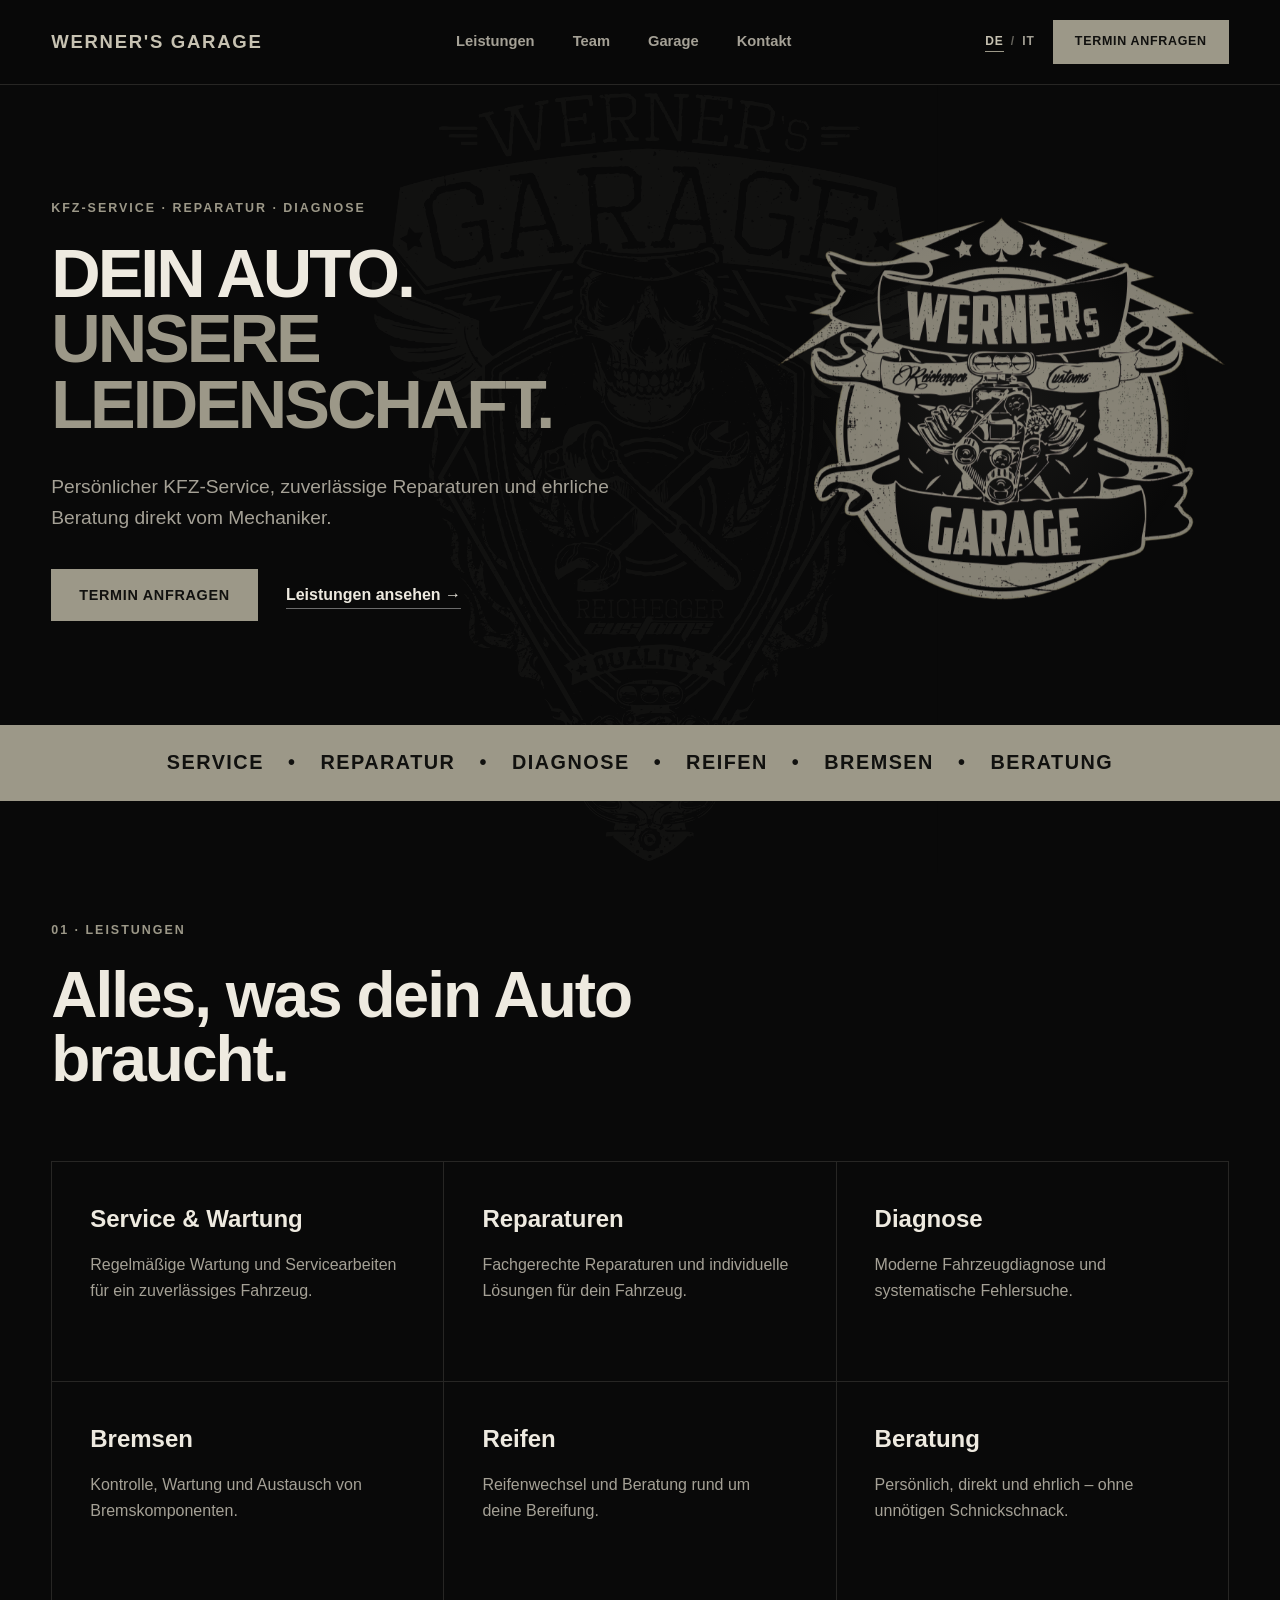
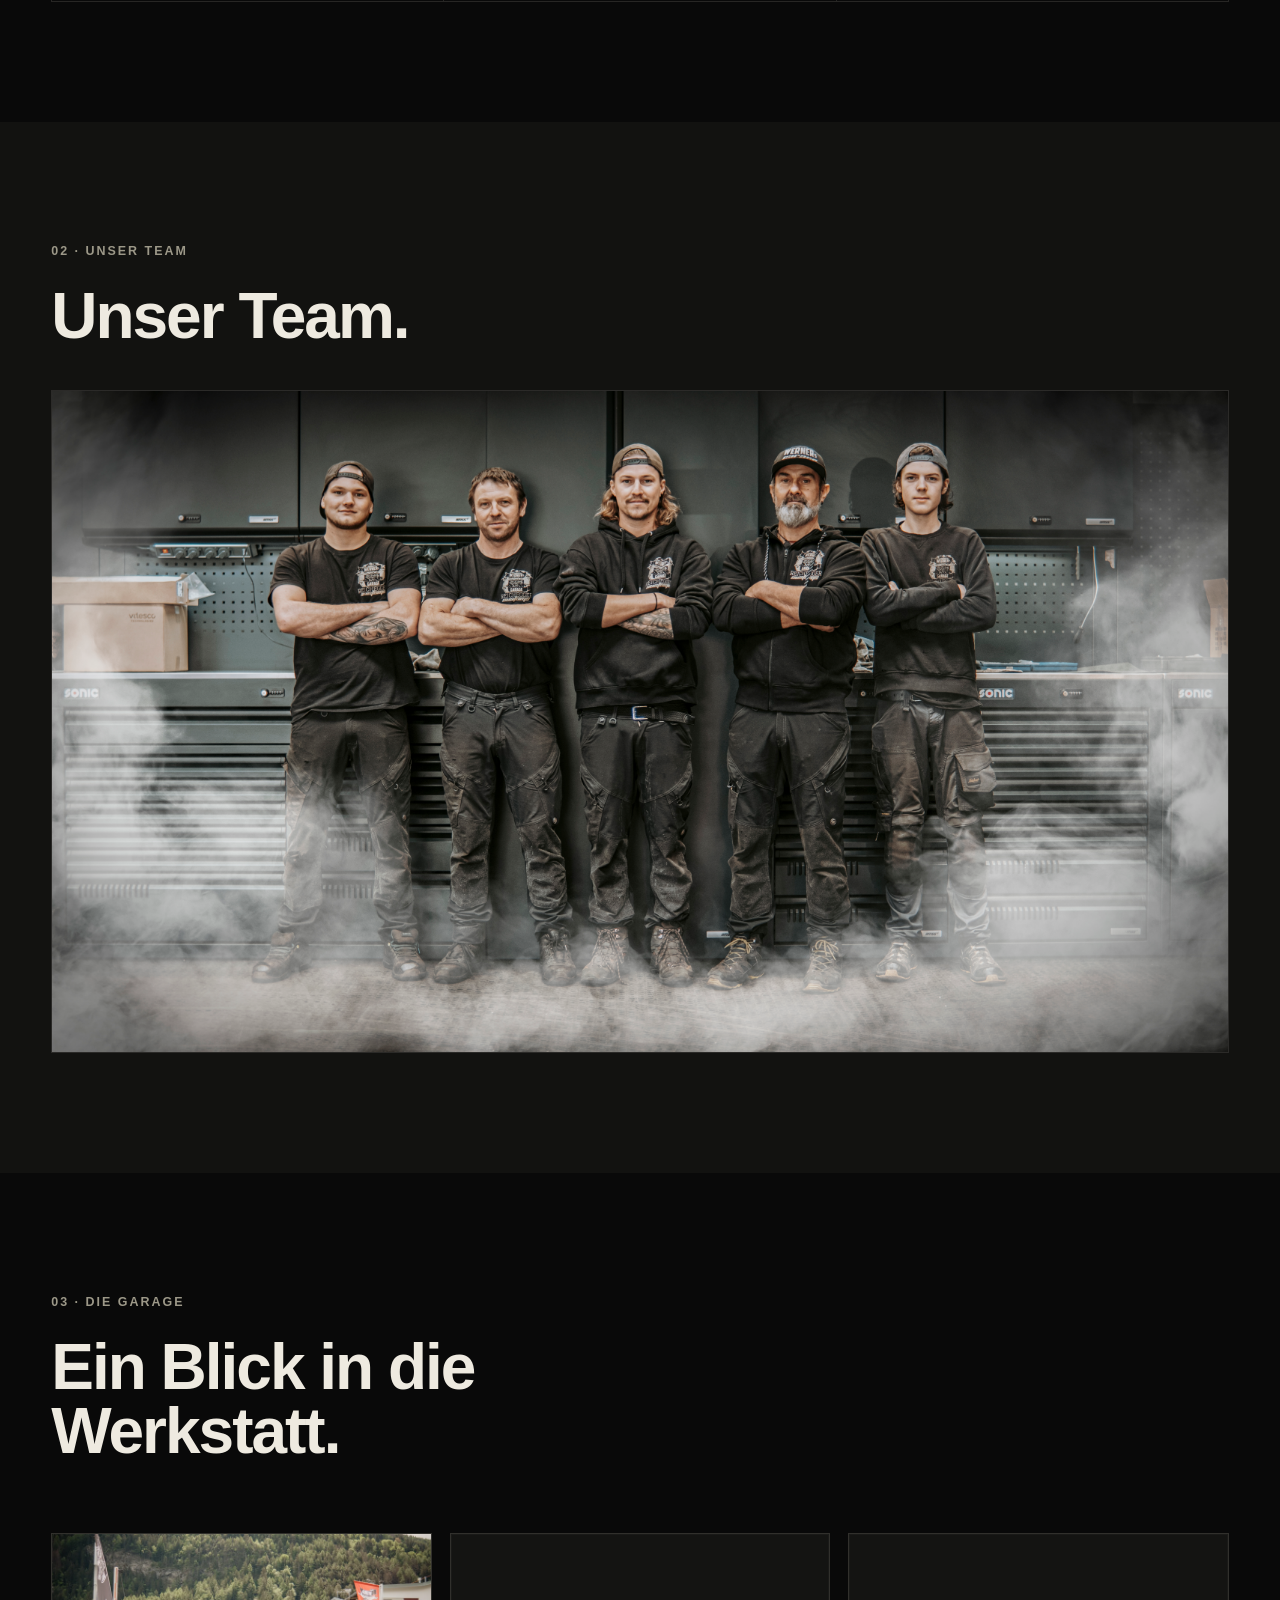
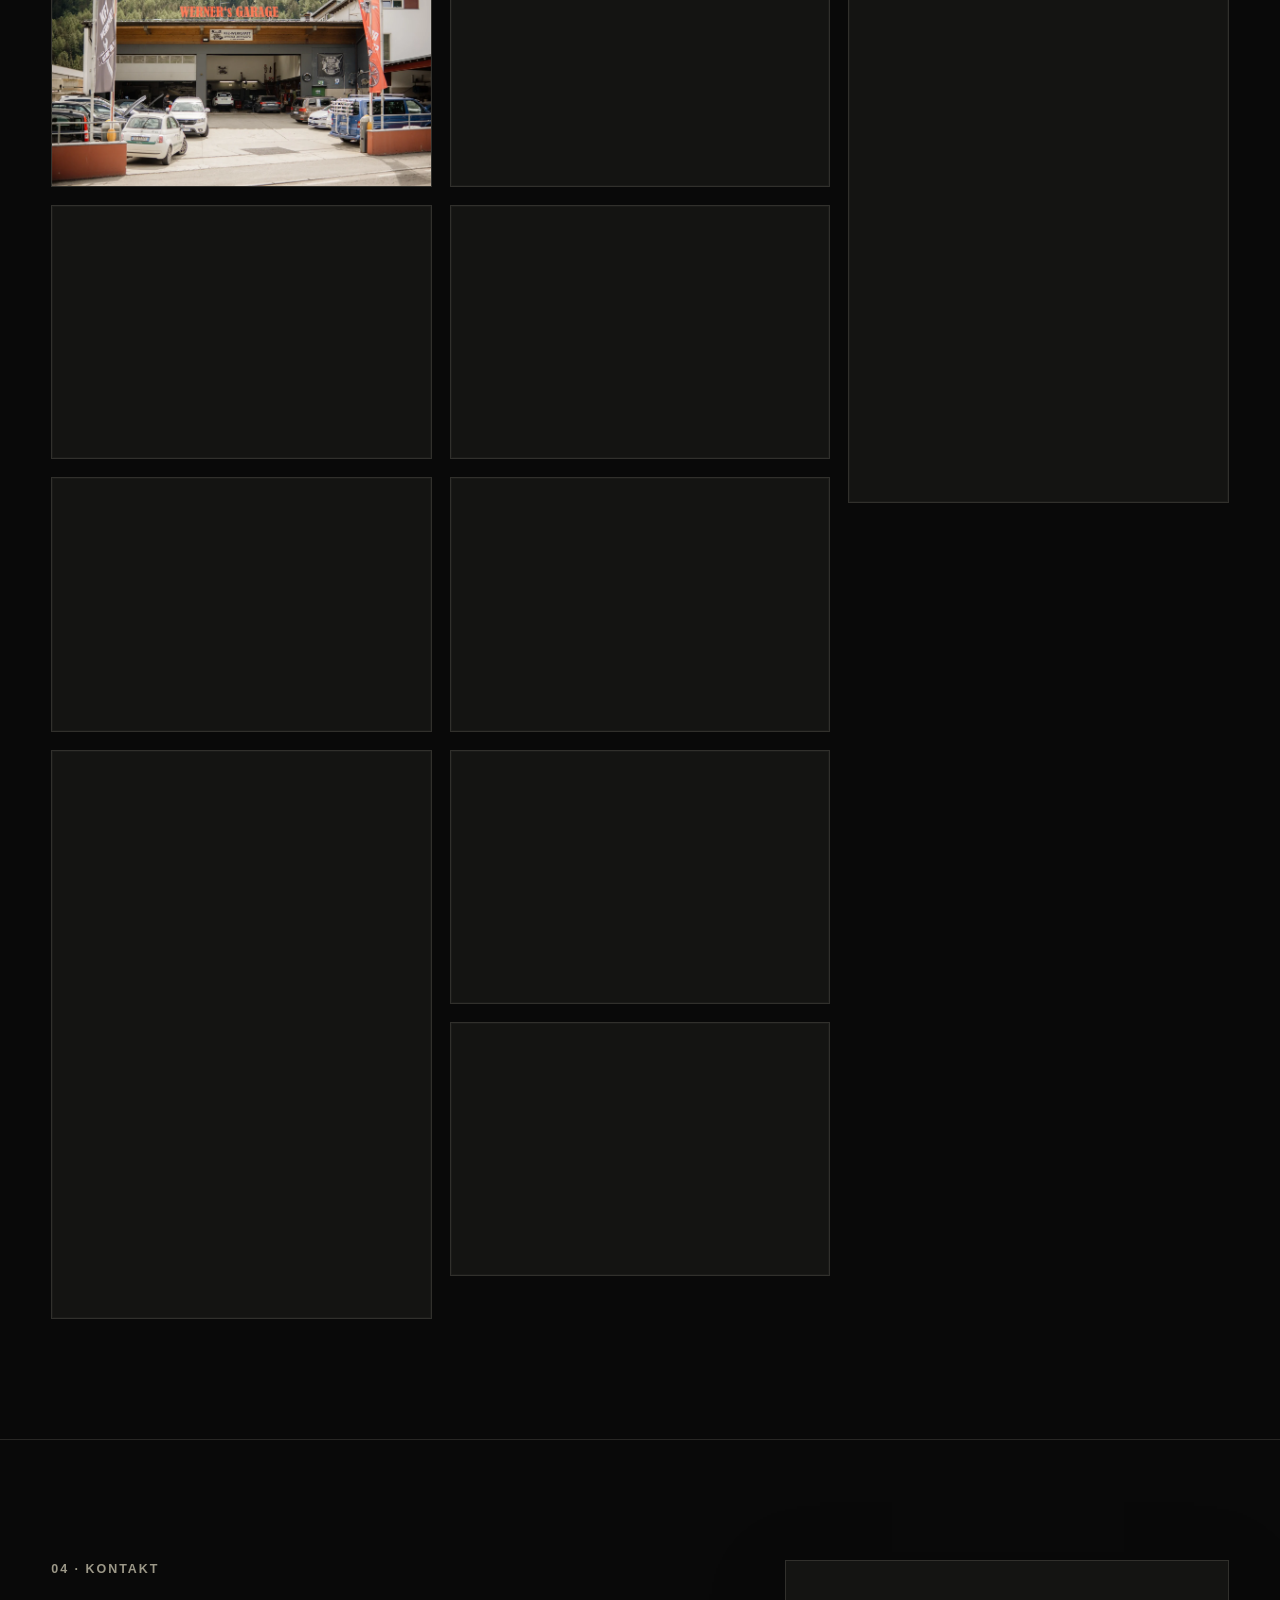
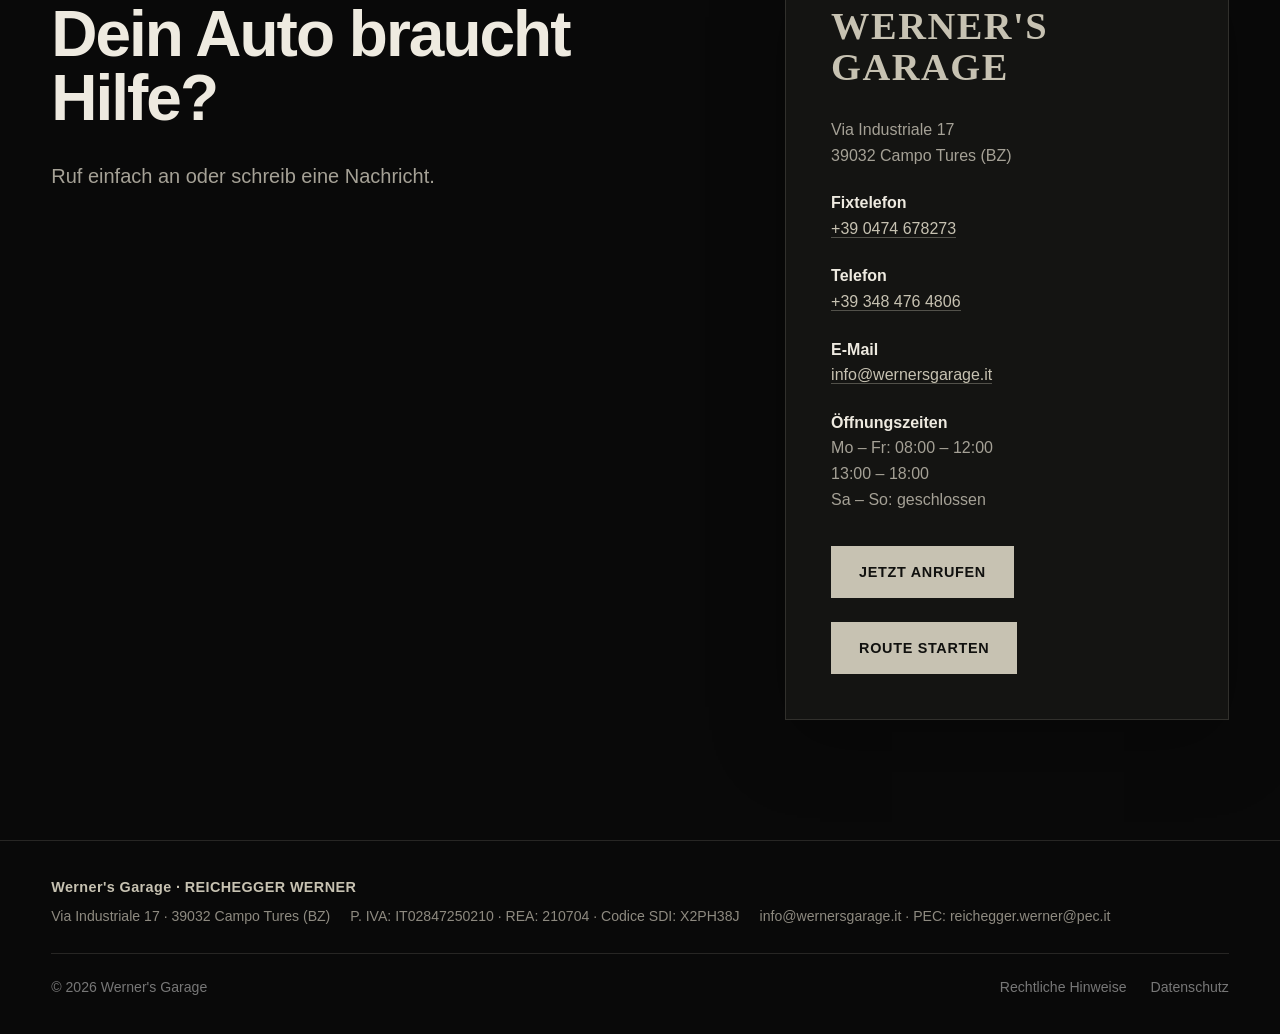
<file: index.html>
<!DOCTYPE html>
<html lang="de">

<head>
  <meta charset="UTF-8">
  <meta name="viewport" content="width=device-width, initial-scale=1.0">

  <title>Werner's Garage | KFZ-Service & Reparatur</title>

  <meta
    name="description"
    content="Werner's Garage – KFZ-Service, Reparaturen, Reifen und Diagnose. Persönlich, zuverlässig und unkompliziert."
  >

  <link rel="alternate" hreflang="de" href="index.html">
  <link rel="alternate" hreflang="it" href="it.html">
  <link rel="stylesheet" href="style.css">
</head>

<body>

  <header class="header">

    <div class="container nav">

      <a href="#" class="logo logo-text" aria-label="Werner's Garage – Startseite">
        <span class="logo-main">WERNER'S GARAGE</span>
      </a>

      <nav class="navigation">
        <a href="#leistungen">Leistungen</a>
        <a href="#team">Team</a>
        <a href="#garage">Garage</a>
        <a href="#kontakt">Kontakt</a>
      </nav>

      <div class="nav-actions">
        <div class="language-switch" aria-label="Sprache">
          <a href="index.html" class="active" lang="de" aria-current="page">DE</a>
          <span aria-hidden="true">/</span>
          <a href="it.html" lang="it">IT</a>
        </div>

        <a href="#kontakt" class="button button-small">
          Termin anfragen
        </a>
      </div>

    </div>

  </header>


  <main>

    <!-- HERO -->
    <section class="hero">

      <div class="container hero-grid">

        <div class="hero-content">

          <p class="eyebrow">
            KFZ-SERVICE · REPARATUR · DIAGNOSE
          </p>

          <h1>
            DEIN AUTO.<br>
            <span>UNSERE LEIDENSCHAFT.</span>
          </h1>

          <p class="hero-text">
            Persönlicher KFZ-Service, zuverlässige Reparaturen
            und ehrliche Beratung direkt vom Mechaniker.
          </p>

          <div class="hero-actions">

            <a href="#kontakt" class="button">
              Termin anfragen
            </a>

            <a href="#leistungen" class="text-link">
              Leistungen ansehen →
            </a>

          </div>

        </div>


        <div class="hero-logo" aria-hidden="true">
          <img src="images/logo.png" alt="">
        </div>

      </div>

    </section>


    <!-- SERVICE STRIP -->
    <section class="service-strip">

      <div class="strip-content" aria-label="Leistungen">
        <span class="strip-item">Service</span>
        <span class="strip-item">Reparatur</span>
        <span class="strip-item">Diagnose</span>
        <span class="strip-item">Reifen</span>
        <span class="strip-item">Bremsen</span>
        <span class="strip-item">Beratung</span>
      </div>

    </section>


    <!-- LEISTUNGEN -->
    <section id="leistungen" class="section">

      <div class="container">

        <div class="section-header">

          <p class="eyebrow">
            01 · LEISTUNGEN
          </p>

          <h2>
            Alles, was dein Auto braucht.
          </h2>

        </div>


        <div class="services-grid">

          <article class="service">

            <h3>Service & Wartung</h3>

            <p>
              Regelmäßige Wartung und Servicearbeiten
              für ein zuverlässiges Fahrzeug.
            </p>

          </article>


          <article class="service">

            <h3>Reparaturen</h3>

            <p>
              Fachgerechte Reparaturen und individuelle
              Lösungen für dein Fahrzeug.
            </p>

          </article>


          <article class="service">

            <h3>Diagnose</h3>

            <p>
              Moderne Fahrzeugdiagnose und systematische
              Fehlersuche.
            </p>

          </article>


          <article class="service">

            <h3>Bremsen</h3>

            <p>
              Kontrolle, Wartung und Austausch
              von Bremskomponenten.
            </p>

          </article>


          <article class="service">

            <h3>Reifen</h3>

            <p>
              Reifenwechsel und Beratung
              rund um deine Bereifung.
            </p>

          </article>


          <article class="service">

            <h3>Beratung</h3>

            <p>
              Persönlich, direkt und ehrlich –
              ohne unnötigen Schnickschnack.
            </p>

          </article>

        </div>

      </div>

    </section>


    <!-- TEAM -->
    <section id="team" class="section section-dark team-section">

      <div class="container">

        <div class="section-header team-header">

          <p class="eyebrow">
            02 · UNSER TEAM
          </p>

          <h2>
            Unser Team.
          </h2>

        </div>

        <figure class="team-banner">
          <img src="images/header.jpg" alt="Das Team von Werner's Garage">
        </figure>

      </div>

    </section>


    <!-- GALERIE -->
    <section id="garage" class="section garage-section">

      <div class="container">

        <div class="section-header">

          <p class="eyebrow">
            03 · DIE GARAGE
          </p>

          <h2>
            Ein Blick in die Werkstatt.
          </h2>

        </div>

        <div class="gallery">

          <figure class="gallery-item">
            <img
              src="images/garage-aussenansicht.webp"
              alt="Außenansicht von Werner's Garage in Campo Tures"
              loading="lazy"
              decoding="async"
            >
          </figure>

          <figure class="gallery-item">
            <img
              src="images/werkstatt-innen.webp"
              alt="Werkstatt von Werner's Garage mit Fahrzeugen und Werkzeugwagen"
              loading="lazy"
              decoding="async"
            >
          </figure>

          <figure class="gallery-item">
            <img
              src="images/werkstatt-hebebuehnen.webp"
              alt="Fahrzeuge auf Hebebühnen in Werner's Garage"
              loading="lazy"
              decoding="async"
            >
          </figure>

          <figure class="gallery-item">
            <img
              src="images/werkstatt-arbeit.webp"
              alt="Mechaniker bei der Arbeit an einem Reifen"
              loading="lazy"
              decoding="async"
            >
          </figure>

          <figure class="gallery-item">
            <img
              src="images/werkstatt-von-oben.webp"
              alt="Blick von oben auf die Arbeit an einem Fahrzeug in der Werkstatt"
              loading="lazy"
              decoding="async"
            >
          </figure>

          <figure class="gallery-item">
            <img
              src="images/werkstatt-aussen.webp"
              alt="Arbeit an einem Fahrzeug vor Werner's Garage"
              loading="lazy"
              decoding="async"
            >
          </figure>

          <figure class="gallery-item">
            <img
              src="images/empfang-neu.webp"
              alt="Empfangsbereich von Werner's Garage"
              loading="lazy"
              decoding="async"
            >
          </figure>

          <figure class="gallery-item">
            <img
              src="images/empfang.webp"
              alt="Innenbereich von Werner's Garage"
              loading="lazy"
              decoding="async"
            >
          </figure>

          <figure class="gallery-item">
            <img
              src="images/garage-detail-felgen.webp"
              alt="Werner's Garage Merchandise und Felgendetail im Empfangsbereich"
              loading="lazy"
              decoding="async"
            >
          </figure>

          <figure class="gallery-item">
            <img
              src="images/garage-detail-motor.webp"
              alt="Motorblock und Werner's Garage Logo als Detailaufnahme"
              loading="lazy"
              decoding="async"
            >
          </figure>

        </div>

      </div>

    </section>


    <!-- KONTAKT -->
    <section id="kontakt" class="section contact-section">

      <div class="container contact-grid">

        <div>

          <p class="eyebrow">
            04 · KONTAKT
          </p>

          <h2>
            Dein Auto braucht Hilfe?
          </h2>

          <p class="contact-intro">
            Ruf einfach an oder schreib eine Nachricht.
          </p>

        </div>


        <div class="contact-card">

          <h3>Werner's Garage</h3>

          <p>
            Via Industriale 17<br>
            39032 Campo Tures (BZ)
          </p>
          <p>
            <strong>Fixtelefon</strong><br>
            <a class="contact-link" href="tel:+390474678273">+39 0474 678273</a>
          </p>
          <p>
            <strong>Telefon</strong><br>
            <a class="contact-link" href="tel:+393484764806">+39 348 476 4806</a>
          </p>

          <p>
            <strong>E-Mail</strong><br>
            <a class="contact-link" href="mailto:info@wernersgarage.it">info@wernersgarage.it</a>
          </p>

          <p>
            <strong>Öffnungszeiten</strong><br>
            Mo – Fr: 08:00 – 12:00<br>
            13:00 – 18:00<br>
            Sa – So: geschlossen
          </p>

          <div class="contact-actions">
            <a href="tel:+393484764806" class="button">
              Jetzt anrufen
            </a>
            <a href="https://www.google.com/maps/dir/?api=1&destination=Via+Industriale+17,+39032+Campo+Tures+BZ,+Italy" class="button button-outline" target="_blank" rel="noopener">
              Route starten
            </a>
          </div>

        </div>

      </div>

    </section>

  </main>


  <footer class="footer">

    <div class="container footer-content">

      <div class="footer-business">
        <strong>Werner's Garage · REICHEGGER WERNER</strong>
        <span>Via Industriale 17 · 39032 Campo Tures (BZ)</span>
        <span>P. IVA: IT02847250210 · REA: 210704 · Codice SDI: X2PH38J</span>
        <span>
          <a href="mailto:info@wernersgarage.it">info@wernersgarage.it</a> ·
          <a href="mailto:reichegger.werner@pec.it">PEC: reichegger.werner@pec.it</a>
        </span>
      </div>

      <div class="footer-bottom">
        <p>© 2026 Werner's Garage</p>
        <div class="footer-links">
          <a href="rechtliche-hinweise.html">Rechtliche Hinweise</a>
          <a href="datenschutz.html">Datenschutz</a>
        </div>
      </div>

    </div>

  </footer>


</body>

</html>
</file>
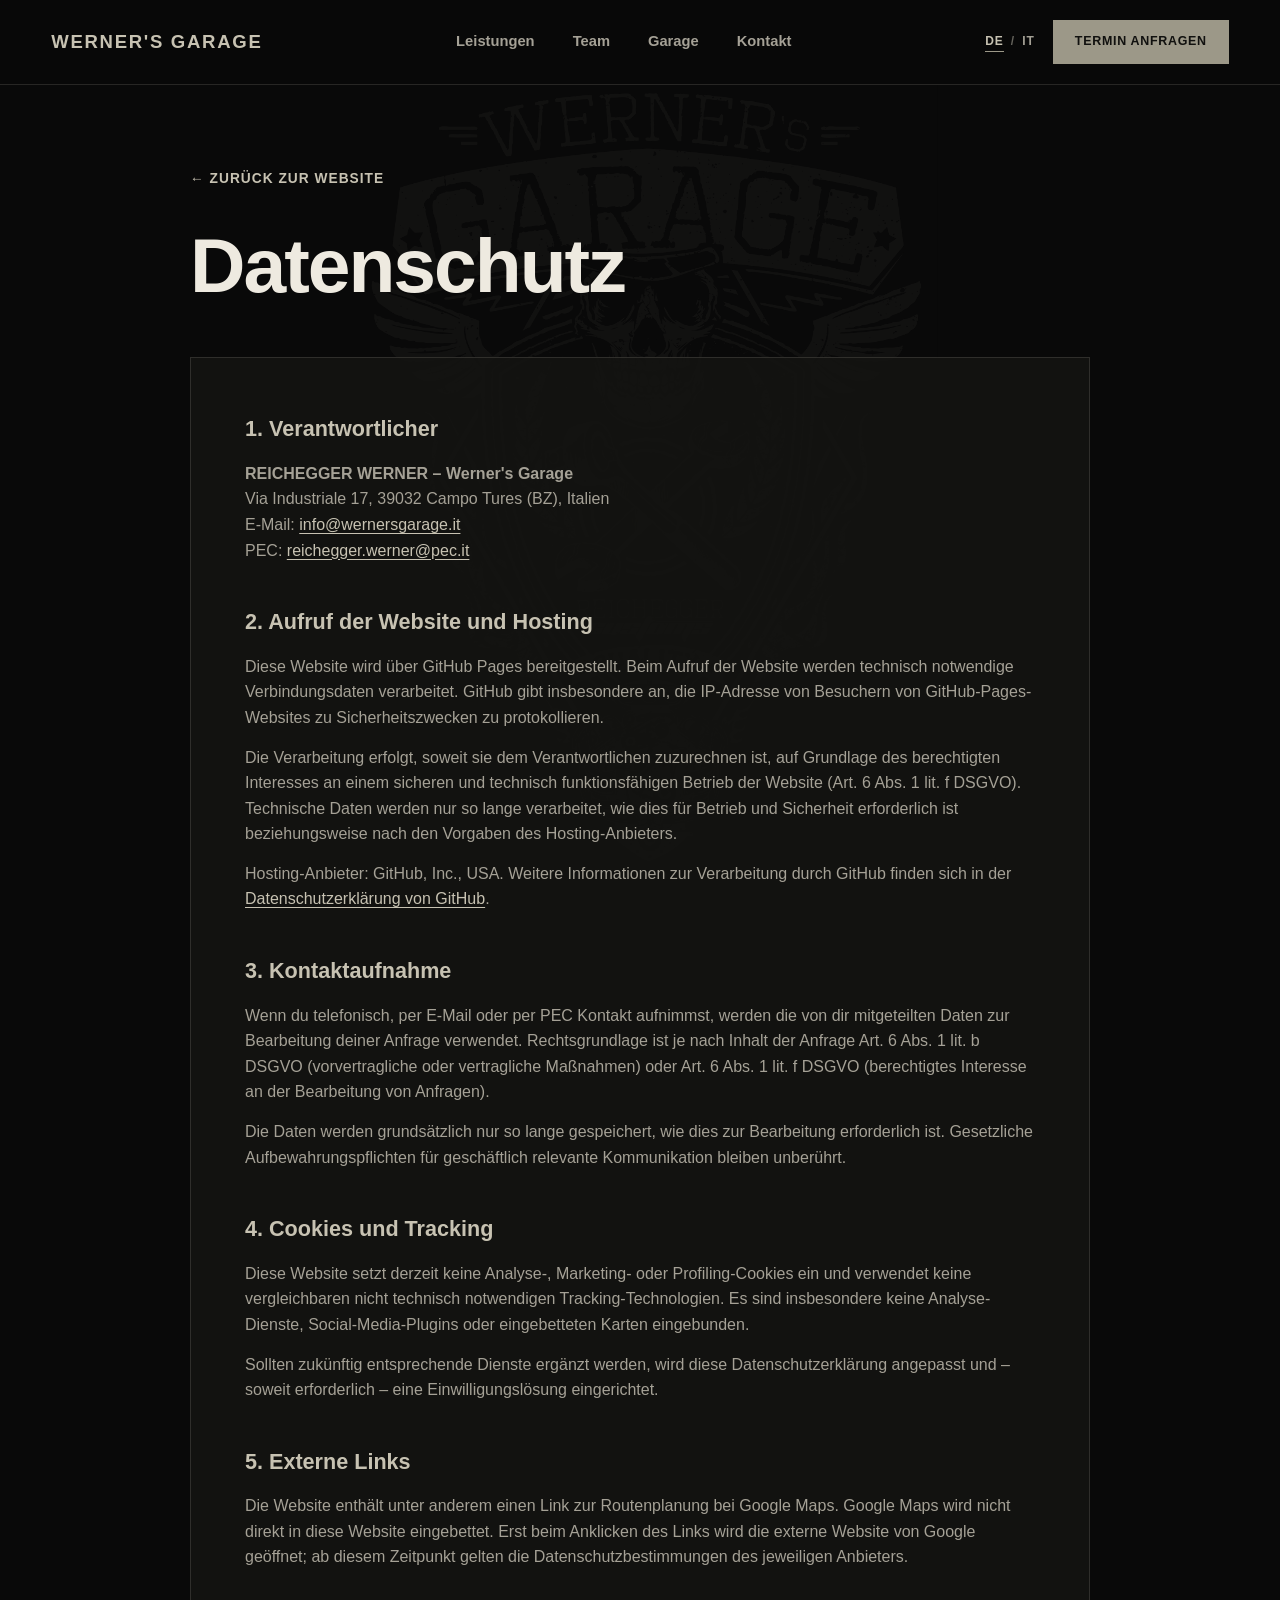
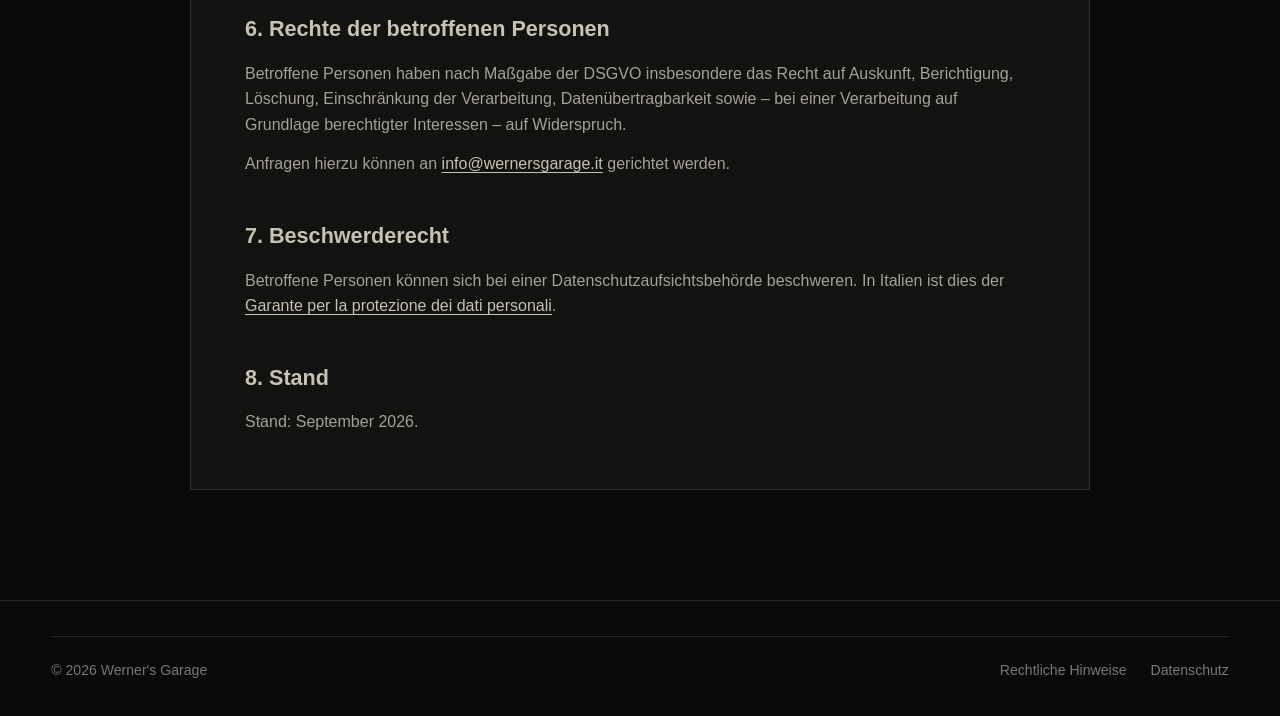
<file: datenschutz.html>
<!DOCTYPE html>
<html lang="de">
<head>
  <meta charset="UTF-8">
  <meta name="viewport" content="width=device-width, initial-scale=1.0">
  <meta name="robots" content="index,follow">
  <title>Datenschutz | Werner's Garage</title>
  <meta name="description" content="Datenschutzerklärung von Werner's Garage – REICHEGGER WERNER.">
  <link rel="alternate" hreflang="de" href="datenschutz.html">
  <link rel="alternate" hreflang="it" href="privacy.html">
  <link rel="stylesheet" href="style.css">
</head>
<body>
  <header class="header">
    <div class="container nav">
      <a href="index.html" class="logo"><span class="logo-main">WERNER'S GARAGE</span></a>
      <nav class="navigation">
        <a href="index.html#leistungen">Leistungen</a>
        <a href="index.html#team">Team</a>
        <a href="index.html#garage">Garage</a>
        <a href="index.html#kontakt">Kontakt</a>
      </nav>
      <div class="nav-actions">
        <div class="language-switch" aria-label="Sprache">
          <a href="datenschutz.html" class="active" lang="de" aria-current="page">DE</a>
          <span aria-hidden="true">/</span>
          <a href="privacy.html" lang="it">IT</a>
        </div>
        <a href="index.html#kontakt" class="button button-small">Termin anfragen</a>
      </div>
    </div>
  </header>

  <main class="legal-main">
    <div class="container legal-shell">
      <a class="legal-back" href="index.html">← Zurück zur Website</a>
      <h1 class="legal-page-title">Datenschutz</h1>

      <div class="legal-card">
        <h2>1. Verantwortlicher</h2>
        <p><strong>REICHEGGER WERNER – Werner's Garage</strong><br>
        Via Industriale 17, 39032 Campo Tures (BZ), Italien<br>
        E-Mail: <a href="mailto:info@wernersgarage.it">info@wernersgarage.it</a><br>
        PEC: <a href="mailto:reichegger.werner@pec.it">reichegger.werner@pec.it</a></p>

        <h2>2. Aufruf der Website und Hosting</h2>
        <p>Diese Website wird über GitHub Pages bereitgestellt. Beim Aufruf der Website werden technisch notwendige Verbindungsdaten verarbeitet. GitHub gibt insbesondere an, die IP-Adresse von Besuchern von GitHub-Pages-Websites zu Sicherheitszwecken zu protokollieren.</p>
        <p>Die Verarbeitung erfolgt, soweit sie dem Verantwortlichen zuzurechnen ist, auf Grundlage des berechtigten Interesses an einem sicheren und technisch funktionsfähigen Betrieb der Website (Art. 6 Abs. 1 lit. f DSGVO). Technische Daten werden nur so lange verarbeitet, wie dies für Betrieb und Sicherheit erforderlich ist beziehungsweise nach den Vorgaben des Hosting-Anbieters.</p>
        <p>Hosting-Anbieter: GitHub, Inc., USA. Weitere Informationen zur Verarbeitung durch GitHub finden sich in der <a href="https://docs.github.com/en/site-policy/privacy-policies/github-general-privacy-statement" target="_blank" rel="noopener noreferrer">Datenschutzerklärung von GitHub</a>.</p>

        <h2>3. Kontaktaufnahme</h2>
        <p>Wenn du telefonisch, per E-Mail oder per PEC Kontakt aufnimmst, werden die von dir mitgeteilten Daten zur Bearbeitung deiner Anfrage verwendet. Rechtsgrundlage ist je nach Inhalt der Anfrage Art. 6 Abs. 1 lit. b DSGVO (vorvertragliche oder vertragliche Maßnahmen) oder Art. 6 Abs. 1 lit. f DSGVO (berechtigtes Interesse an der Bearbeitung von Anfragen).</p>
        <p>Die Daten werden grundsätzlich nur so lange gespeichert, wie dies zur Bearbeitung erforderlich ist. Gesetzliche Aufbewahrungspflichten für geschäftlich relevante Kommunikation bleiben unberührt.</p>

        <h2>4. Cookies und Tracking</h2>
        <p>Diese Website setzt derzeit keine Analyse-, Marketing- oder Profiling-Cookies ein und verwendet keine vergleichbaren nicht technisch notwendigen Tracking-Technologien. Es sind insbesondere keine Analyse-Dienste, Social-Media-Plugins oder eingebetteten Karten eingebunden.</p>
        <p>Sollten zukünftig entsprechende Dienste ergänzt werden, wird diese Datenschutzerklärung angepasst und – soweit erforderlich – eine Einwilligungslösung eingerichtet.</p>

        <h2>5. Externe Links</h2>
        <p>Die Website enthält unter anderem einen Link zur Routenplanung bei Google Maps. Google Maps wird nicht direkt in diese Website eingebettet. Erst beim Anklicken des Links wird die externe Website von Google geöffnet; ab diesem Zeitpunkt gelten die Datenschutzbestimmungen des jeweiligen Anbieters.</p>

        <h2>6. Rechte der betroffenen Personen</h2>
        <p>Betroffene Personen haben nach Maßgabe der DSGVO insbesondere das Recht auf Auskunft, Berichtigung, Löschung, Einschränkung der Verarbeitung, Datenübertragbarkeit sowie – bei einer Verarbeitung auf Grundlage berechtigter Interessen – auf Widerspruch.</p>
        <p>Anfragen hierzu können an <a href="mailto:info@wernersgarage.it">info@wernersgarage.it</a> gerichtet werden.</p>

        <h2>7. Beschwerderecht</h2>
        <p>Betroffene Personen können sich bei einer Datenschutzaufsichtsbehörde beschweren. In Italien ist dies der <a href="https://www.garanteprivacy.it/" target="_blank" rel="noopener noreferrer">Garante per la protezione dei dati personali</a>.</p>

        <h2>8. Stand</h2>
        <p>Stand: September 2026.</p>
      </div>
    </div>
  </main>

  <footer class="footer">
    <div class="container footer-bottom">
      <p>© 2026 Werner's Garage</p>
      <div class="footer-links">
        <a href="rechtliche-hinweise.html">Rechtliche Hinweise</a>
        <a href="datenschutz.html">Datenschutz</a>
      </div>
    </div>
  </footer>
</body>
</html>
</file>
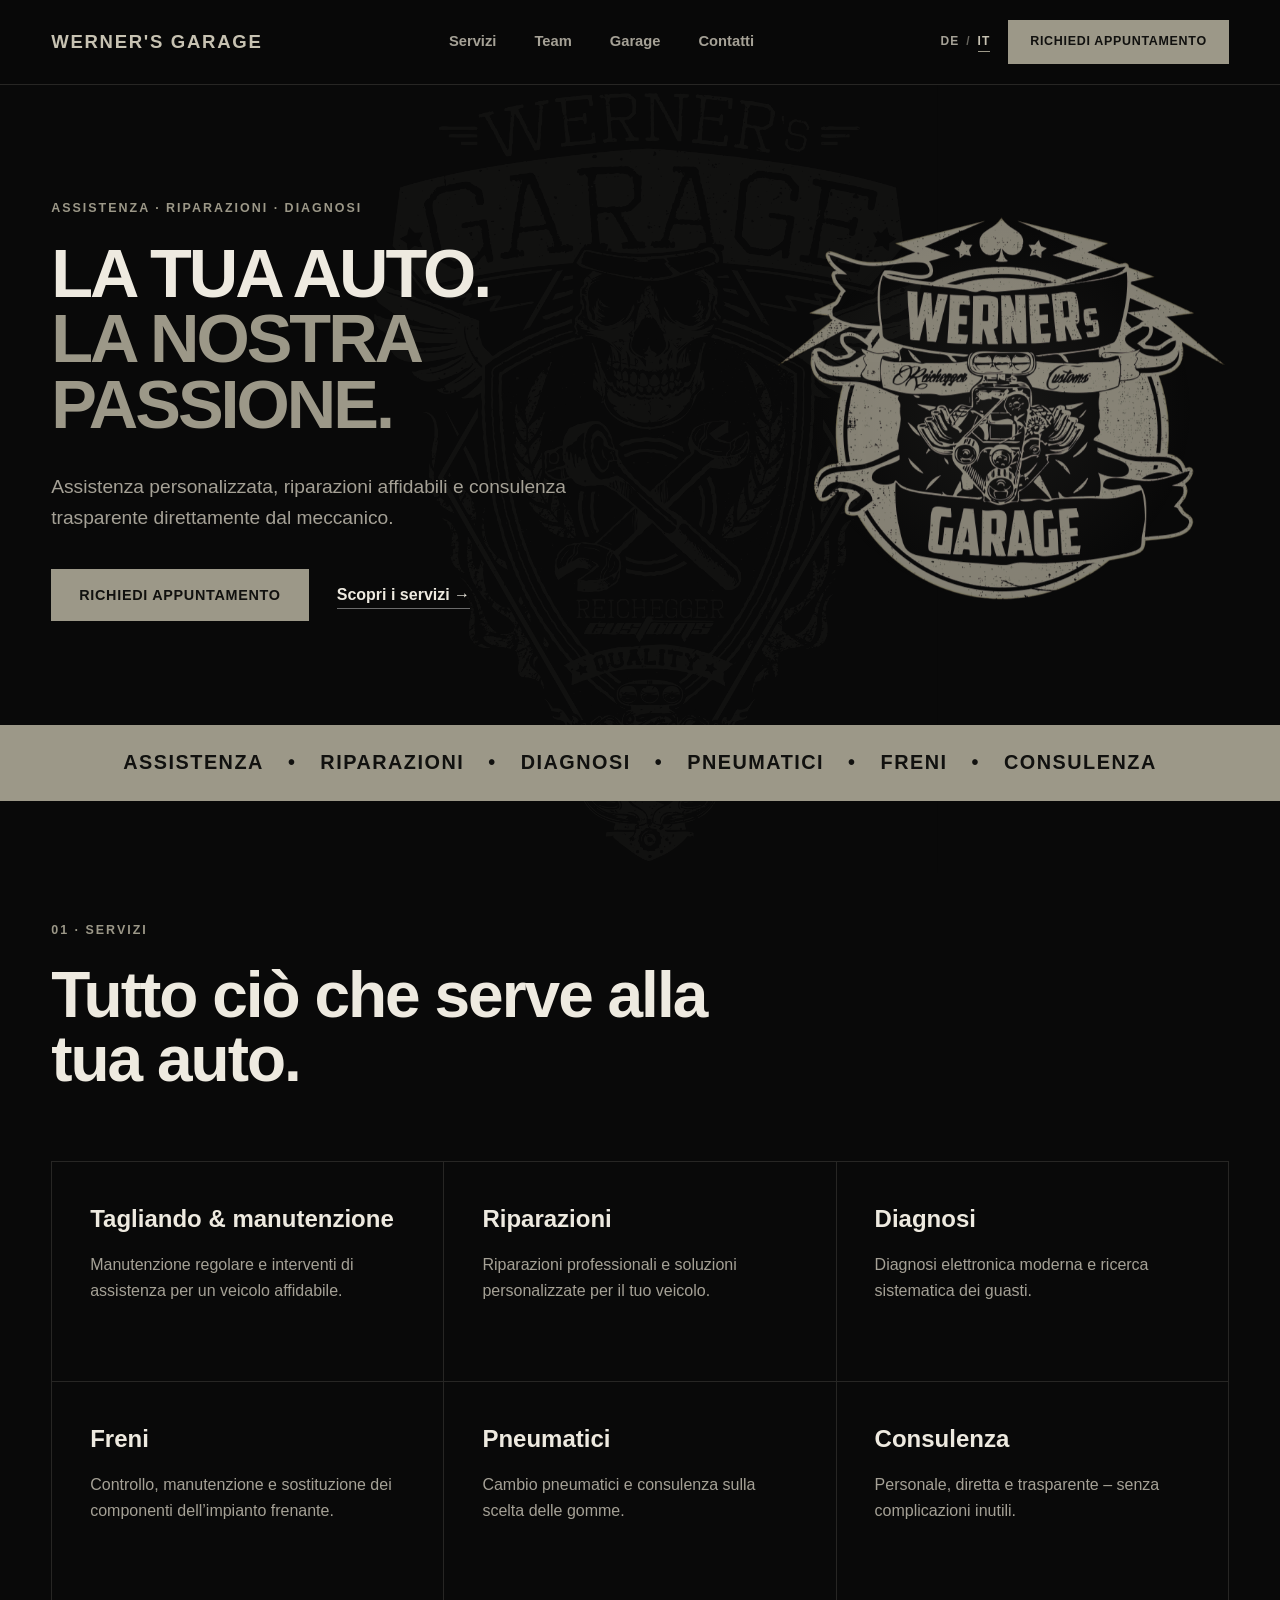
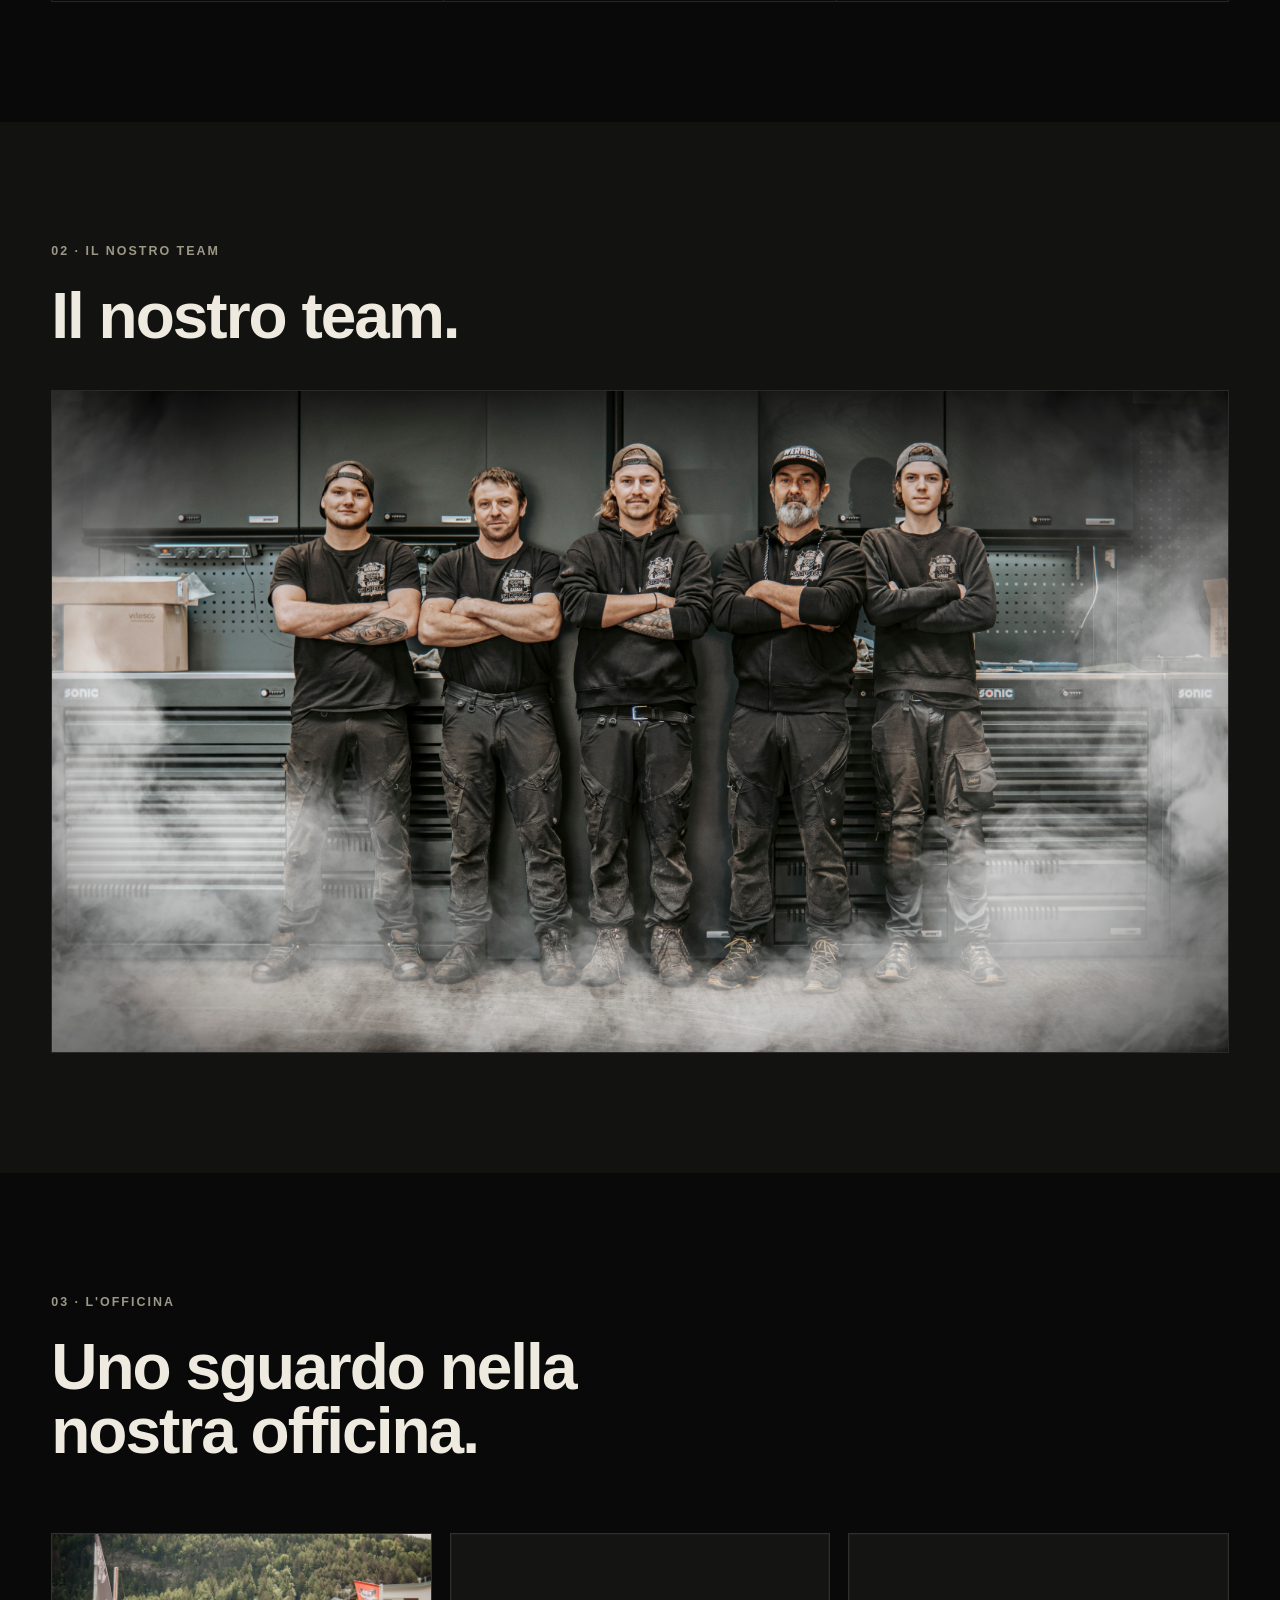
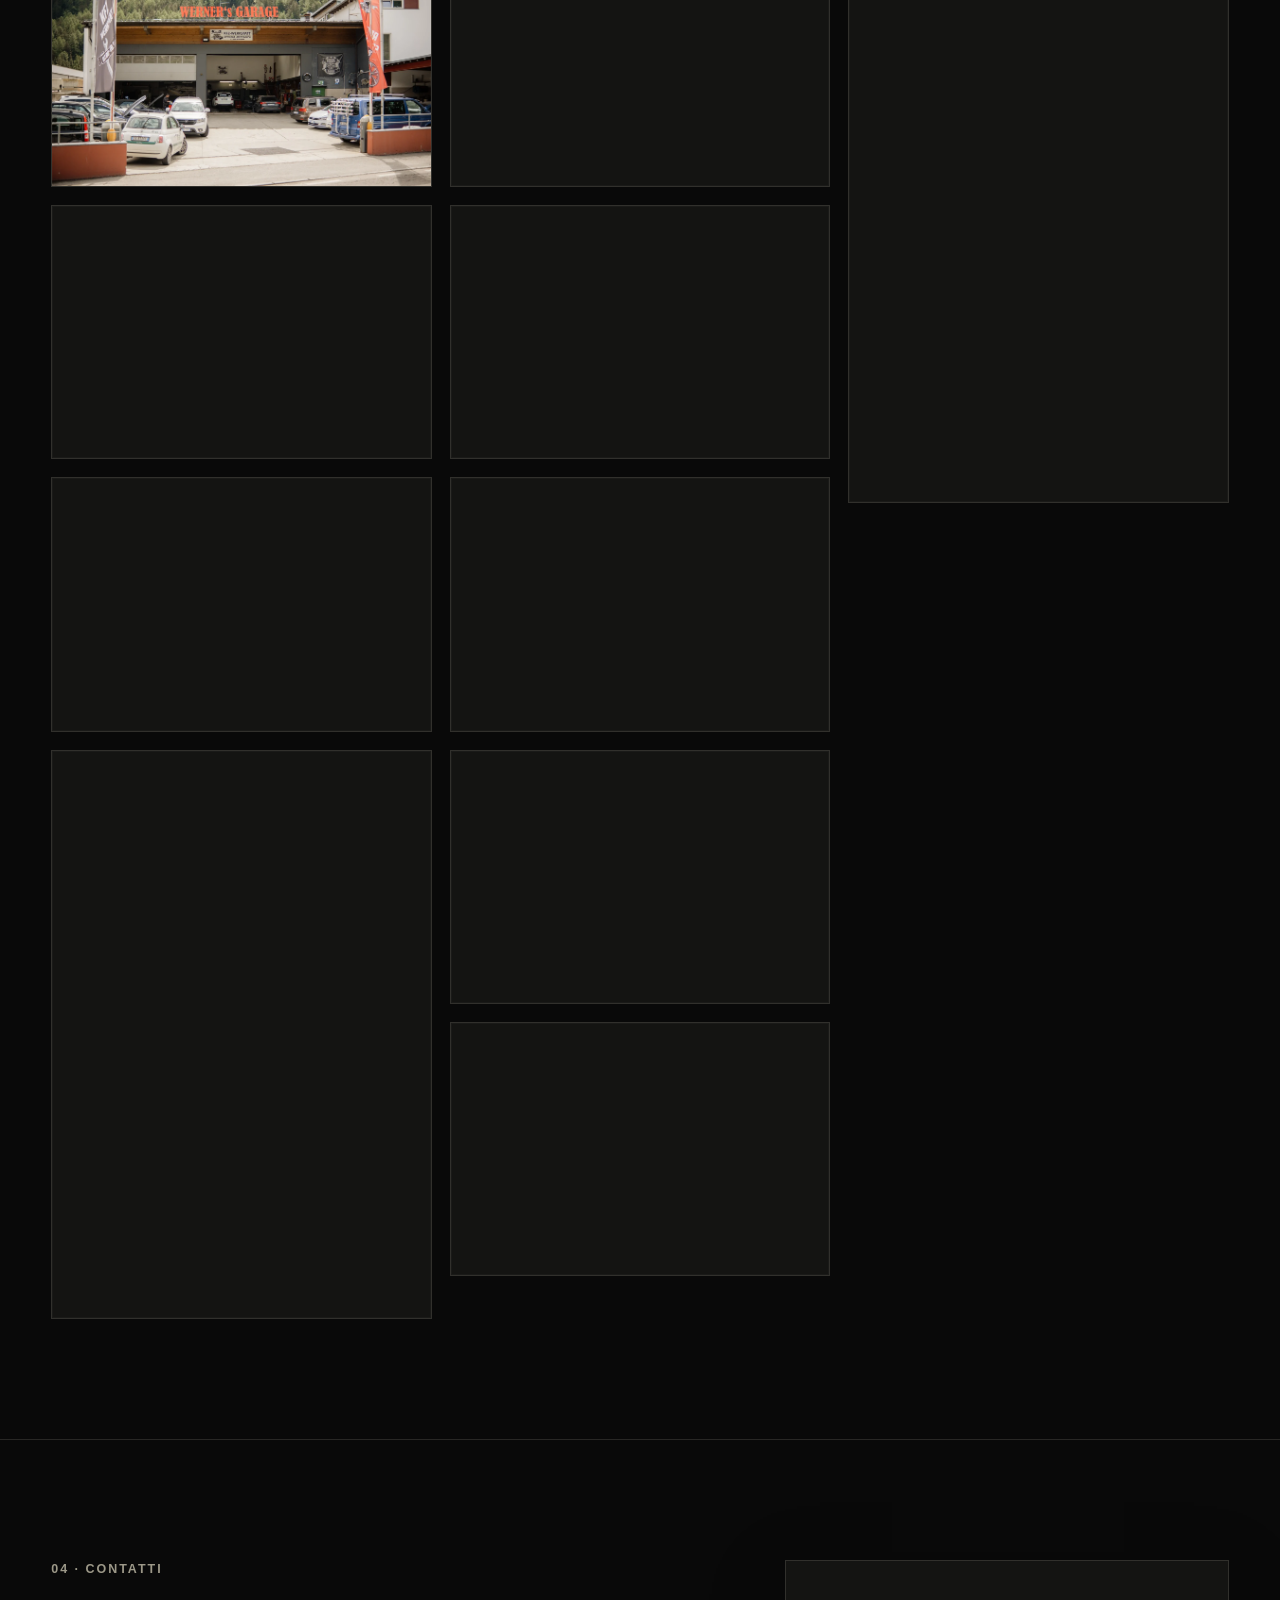
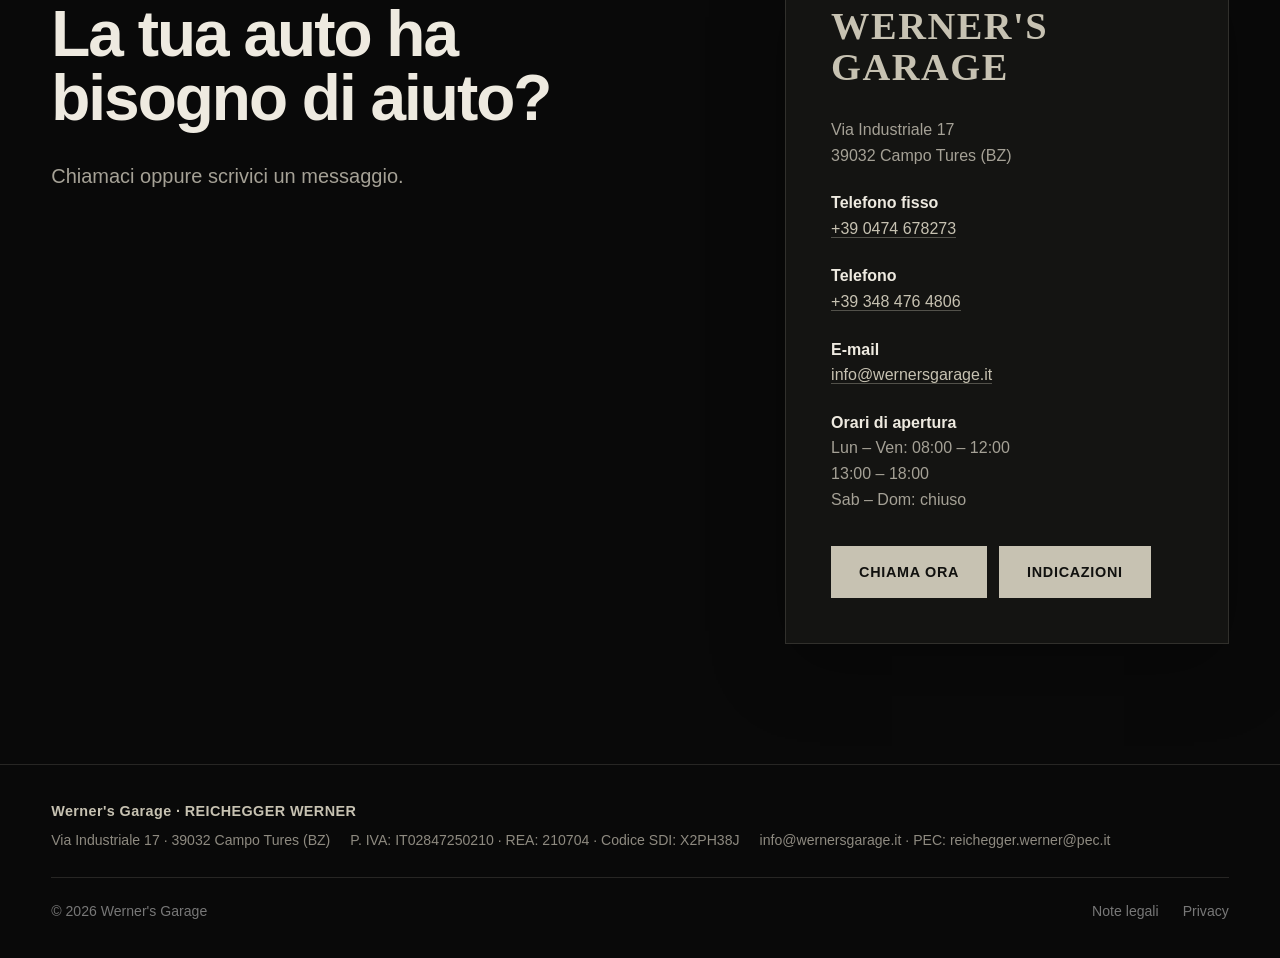
<file: it.html>
<!DOCTYPE html>
<html lang="it">

<head>
  <meta charset="UTF-8">
  <meta name="viewport" content="width=device-width, initial-scale=1.0">

  <title>Werner's Garage | Assistenza auto & riparazioni</title>

  <meta
    name="description"
    content="Werner's Garage – assistenza auto, riparazioni, pneumatici e diagnosi. Servizio personale, affidabile e diretto."
  >

  <link rel="alternate" hreflang="de" href="index.html">
  <link rel="alternate" hreflang="it" href="it.html">
  <link rel="stylesheet" href="style.css">
</head>

<body>

  <header class="header">

    <div class="container nav">

      <a href="#" class="logo logo-text" aria-label="Werner's Garage – Homepage">
        <span class="logo-main">WERNER'S GARAGE</span>
      </a>

      <nav class="navigation">
        <a href="#leistungen">Servizi</a>
        <a href="#team">Team</a>
        <a href="#garage">Garage</a>
        <a href="#kontakt">Contatti</a>
      </nav>

      <div class="nav-actions">
        <div class="language-switch" aria-label="Lingua">
          <a href="index.html" lang="de">DE</a>
          <span aria-hidden="true">/</span>
          <a href="it.html" class="active" lang="it" aria-current="page">IT</a>
        </div>

        <a href="#kontakt" class="button button-small">
          Richiedi appuntamento
        </a>
      </div>

    </div>

  </header>


  <main>

    <!-- HERO -->
    <section class="hero">

      <div class="container hero-grid">

        <div class="hero-content">

          <p class="eyebrow">
            ASSISTENZA · RIPARAZIONI · DIAGNOSI
          </p>

          <h1>
            LA TUA AUTO.<br>
            <span>LA NOSTRA PASSIONE.</span>
          </h1>

          <p class="hero-text">
            Assistenza personalizzata, riparazioni affidabili
            e consulenza trasparente direttamente dal meccanico.
          </p>

          <div class="hero-actions">

            <a href="#kontakt" class="button">
              Richiedi appuntamento
            </a>

            <a href="#leistungen" class="text-link">
              Scopri i servizi →
            </a>

          </div>

        </div>


        <div class="hero-logo" aria-hidden="true">
          <img src="images/logo.png" alt="">
        </div>

      </div>

    </section>


    <!-- SERVICE STRIP -->
    <section class="service-strip">

      <div class="strip-content" aria-label="Servizi">
        <span class="strip-item">Assistenza</span>
        <span class="strip-item">Riparazioni</span>
        <span class="strip-item">Diagnosi</span>
        <span class="strip-item">Pneumatici</span>
        <span class="strip-item">Freni</span>
        <span class="strip-item">Consulenza</span>
      </div>

    </section>


    <!-- LEISTUNGEN -->
    <section id="leistungen" class="section">

      <div class="container">

        <div class="section-header">

          <p class="eyebrow">
            01 · SERVIZI
          </p>

          <h2>
            Tutto ciò che serve alla tua auto.
          </h2>

        </div>


        <div class="services-grid">

          <article class="service">

            <h3>Tagliando & manutenzione</h3>

            <p>
              Manutenzione regolare e interventi di assistenza
              per un veicolo affidabile.
            </p>

          </article>


          <article class="service">

            <h3>Riparazioni</h3>

            <p>
              Riparazioni professionali e soluzioni personalizzate
              per il tuo veicolo.
            </p>

          </article>


          <article class="service">

            <h3>Diagnosi</h3>

            <p>
              Diagnosi elettronica moderna e ricerca
              sistematica dei guasti.
            </p>

          </article>


          <article class="service">

            <h3>Freni</h3>

            <p>
              Controllo, manutenzione e sostituzione
              dei componenti dell’impianto frenante.
            </p>

          </article>


          <article class="service">

            <h3>Pneumatici</h3>

            <p>
              Cambio pneumatici e consulenza
              sulla scelta delle gomme.
            </p>

          </article>


          <article class="service">

            <h3>Consulenza</h3>

            <p>
              Personale, diretta e trasparente –
              senza complicazioni inutili.
            </p>

          </article>

        </div>

      </div>

    </section>


    <!-- TEAM -->
    <section id="team" class="section section-dark team-section">

      <div class="container">

        <div class="section-header team-header">

          <p class="eyebrow">
            02 · IL NOSTRO TEAM
          </p>

          <h2>
            Il nostro team.
          </h2>

        </div>

        <figure class="team-banner">
          <img src="images/header.jpg" alt="Il team di Werner's Garage">
        </figure>

      </div>

    </section>


    <!-- GALERIE -->
    <section id="garage" class="section garage-section">

      <div class="container">

        <div class="section-header">

          <p class="eyebrow">
            03 · L'OFFICINA
          </p>

          <h2>
            Uno sguardo nella nostra officina.
          </h2>

        </div>

        <div class="gallery">

          <figure class="gallery-item">
            <img
              src="images/garage-aussenansicht.webp"
              alt="Vista esterna di Werner's Garage a Campo Tures"
              loading="lazy"
              decoding="async"
            >
          </figure>

          <figure class="gallery-item">
            <img
              src="images/werkstatt-innen.webp"
              alt="Officina di Werner's Garage con veicoli e carrello degli attrezzi"
              loading="lazy"
              decoding="async"
            >
          </figure>

          <figure class="gallery-item">
            <img
              src="images/werkstatt-hebebuehnen.webp"
              alt="Veicoli sui ponti sollevatori nella Werner's Garage"
              loading="lazy"
              decoding="async"
            >
          </figure>

          <figure class="gallery-item">
            <img
              src="images/werkstatt-arbeit.webp"
              alt="Meccanici al lavoro su uno pneumatico"
              loading="lazy"
              decoding="async"
            >
          </figure>

          <figure class="gallery-item">
            <img
              src="images/werkstatt-von-oben.webp"
              alt="Vista dall’alto durante un intervento su un veicolo in officina"
              loading="lazy"
              decoding="async"
            >
          </figure>

          <figure class="gallery-item">
            <img
              src="images/werkstatt-aussen.webp"
              alt="Intervento su un veicolo davanti alla Werner's Garage"
              loading="lazy"
              decoding="async"
            >
          </figure>

          <figure class="gallery-item">
            <img
              src="images/empfang-neu.webp"
              alt="Area accoglienza di Werner's Garage"
              loading="lazy"
              decoding="async"
            >
          </figure>

          <figure class="gallery-item">
            <img
              src="images/empfang.webp"
              alt="Interno di Werner's Garage"
              loading="lazy"
              decoding="async"
            >
          </figure>

          <figure class="gallery-item">
            <img
              src="images/garage-detail-felgen.webp"
              alt="Abbigliamento Werner's Garage e dettaglio dei cerchi nell’area accoglienza"
              loading="lazy"
              decoding="async"
            >
          </figure>

          <figure class="gallery-item">
            <img
              src="images/garage-detail-motor.webp"
              alt="Dettaglio di un blocco motore e del logo Werner's Garage"
              loading="lazy"
              decoding="async"
            >
          </figure>

        </div>

      </div>

    </section>


    <!-- KONTAKT -->
    <section id="kontakt" class="section contact-section">

      <div class="container contact-grid">

        <div>

          <p class="eyebrow">
            04 · CONTATTI
          </p>

          <h2>
            La tua auto ha bisogno di aiuto?
          </h2>

          <p class="contact-intro">
            Chiamaci oppure scrivici un messaggio.
          </p>

        </div>


        <div class="contact-card">

          <h3>Werner's Garage</h3>

          <p>
            Via Industriale 17<br>
            39032 Campo Tures (BZ)
          </p>
          <p>
            <strong>Telefono fisso</strong><br>
            <a class="contact-link" href="tel:+390474678273">+39 0474 678273</a>
          </p>
          <p>
            <strong>Telefono</strong><br>
            <a class="contact-link" href="tel:+393484764806">+39 348 476 4806</a>
          </p>

          <p>
            <strong>E-mail</strong><br>
            <a class="contact-link" href="mailto:info@wernersgarage.it">info@wernersgarage.it</a>
          </p>

          <p>
            <strong>Orari di apertura</strong><br>
            Lun – Ven: 08:00 – 12:00<br>
            13:00 – 18:00<br>
            Sab – Dom: chiuso
          </p>

          <div class="contact-actions">
            <a href="tel:+393484764806" class="button">
              Chiama ora
            </a>
            <a href="https://www.google.com/maps/dir/?api=1&destination=Via+Industriale+17,+39032+Campo+Tures+BZ,+Italy" class="button button-outline" target="_blank" rel="noopener">
              Indicazioni
            </a>
          </div>

        </div>

      </div>

    </section>

  </main>


  <footer class="footer">

    <div class="container footer-content">

      <div class="footer-business">
        <strong>Werner's Garage · REICHEGGER WERNER</strong>
        <span>Via Industriale 17 · 39032 Campo Tures (BZ)</span>
        <span>P. IVA: IT02847250210 · REA: 210704 · Codice SDI: X2PH38J</span>
        <span>
          <a href="mailto:info@wernersgarage.it">info@wernersgarage.it</a> ·
          <a href="mailto:reichegger.werner@pec.it">PEC: reichegger.werner@pec.it</a>
        </span>
      </div>

      <div class="footer-bottom">
        <p>© 2026 Werner's Garage</p>
        <div class="footer-links">
          <a href="note-legali.html">Note legali</a>
          <a href="privacy.html">Privacy</a>
        </div>
      </div>

    </div>

  </footer>


</body>

</html>
</file>
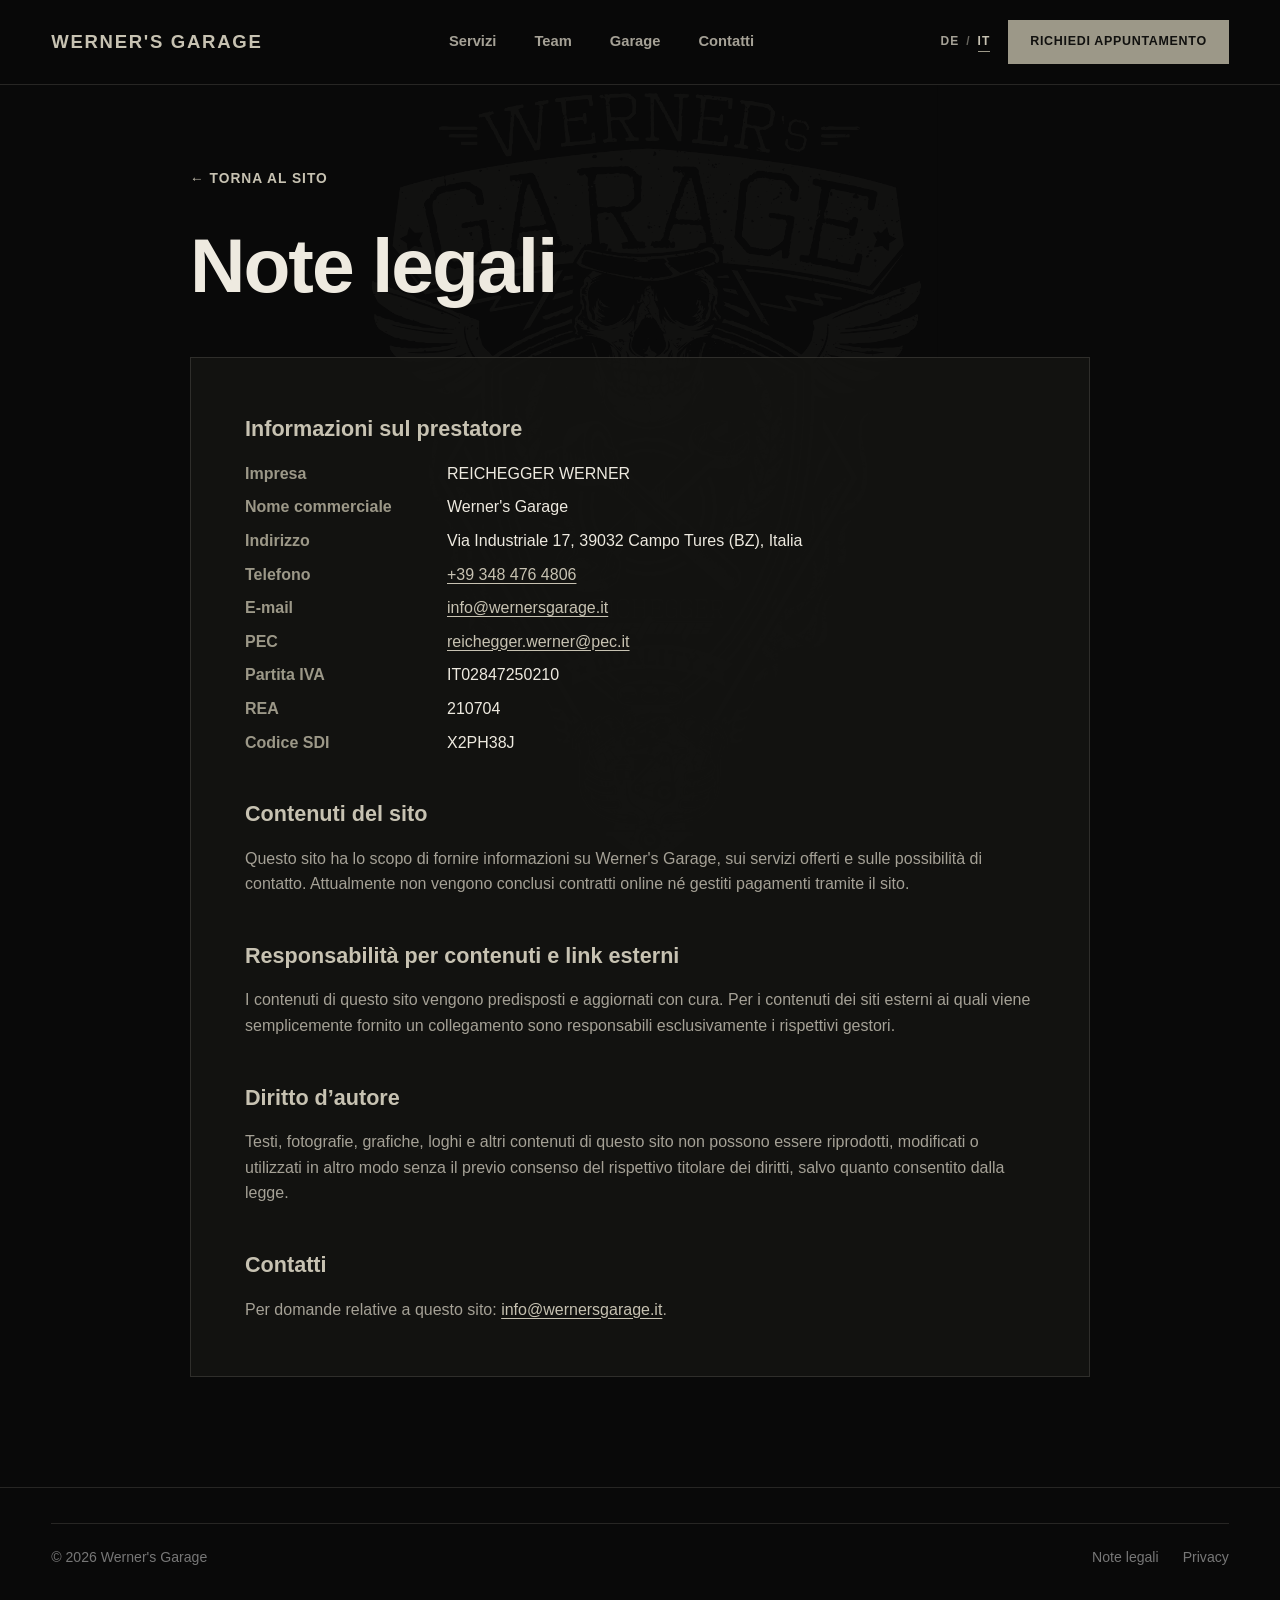
<file: note-legali.html>
<!DOCTYPE html>
<html lang="it">
<head>
  <meta charset="UTF-8">
  <meta name="viewport" content="width=device-width, initial-scale=1.0">
  <meta name="robots" content="index,follow">
  <title>Note legali | Werner's Garage</title>
  <meta name="description" content="Note legali e informazioni sul prestatore di Werner's Garage – REICHEGGER WERNER.">
  <link rel="alternate" hreflang="de" href="rechtliche-hinweise.html">
  <link rel="alternate" hreflang="it" href="note-legali.html">
  <link rel="stylesheet" href="style.css">
</head>
<body>
  <header class="header">
    <div class="container nav">
      <a href="it.html" class="logo"><span class="logo-main">WERNER'S GARAGE</span></a>
      <nav class="navigation">
        <a href="it.html#leistungen">Servizi</a>
        <a href="it.html#team">Team</a>
        <a href="it.html#garage">Garage</a>
        <a href="it.html#kontakt">Contatti</a>
      </nav>
      <div class="nav-actions">
        <div class="language-switch" aria-label="Lingua">
          <a href="rechtliche-hinweise.html" lang="de">DE</a>
          <span aria-hidden="true">/</span>
          <a href="note-legali.html" class="active" lang="it" aria-current="page">IT</a>
        </div>
        <a href="it.html#kontakt" class="button button-small">Richiedi appuntamento</a>
      </div>
    </div>
  </header>

  <main class="legal-main">
    <div class="container legal-shell">
      <a class="legal-back" href="it.html">← Torna al sito</a>
      <h1 class="legal-page-title">Note legali</h1>

      <div class="legal-card">
        <h2>Informazioni sul prestatore</h2>
        <dl class="legal-meta">
          <dt>Impresa</dt><dd>REICHEGGER WERNER</dd>
          <dt>Nome commerciale</dt><dd>Werner's Garage</dd>
          <dt>Indirizzo</dt><dd>Via Industriale 17, 39032 Campo Tures (BZ), Italia</dd>
          <dt>Telefono</dt><dd><a href="tel:+393484764806">+39 348 476 4806</a></dd>
          <dt>E-mail</dt><dd><a href="mailto:info@wernersgarage.it">info@wernersgarage.it</a></dd>
          <dt>PEC</dt><dd><a href="mailto:reichegger.werner@pec.it">reichegger.werner@pec.it</a></dd>
          <dt>Partita IVA</dt><dd>IT02847250210</dd>
          <dt>REA</dt><dd>210704</dd>
          <dt>Codice SDI</dt><dd>X2PH38J</dd>
        </dl>

        <h2>Contenuti del sito</h2>
        <p>Questo sito ha lo scopo di fornire informazioni su Werner's Garage, sui servizi offerti e sulle possibilità di contatto. Attualmente non vengono conclusi contratti online né gestiti pagamenti tramite il sito.</p>

        <h2>Responsabilità per contenuti e link esterni</h2>
        <p>I contenuti di questo sito vengono predisposti e aggiornati con cura. Per i contenuti dei siti esterni ai quali viene semplicemente fornito un collegamento sono responsabili esclusivamente i rispettivi gestori.</p>

        <h2>Diritto d’autore</h2>
        <p>Testi, fotografie, grafiche, loghi e altri contenuti di questo sito non possono essere riprodotti, modificati o utilizzati in altro modo senza il previo consenso del rispettivo titolare dei diritti, salvo quanto consentito dalla legge.</p>

        <h2>Contatti</h2>
        <p>Per domande relative a questo sito: <a href="mailto:info@wernersgarage.it">info@wernersgarage.it</a>.</p>
      </div>
    </div>
  </main>

  <footer class="footer">
    <div class="container footer-bottom">
      <p>© 2026 Werner's Garage</p>
      <div class="footer-links">
        <a href="note-legali.html">Note legali</a>
        <a href="privacy.html">Privacy</a>
      </div>
    </div>
  </footer>
</body>
</html>
</file>
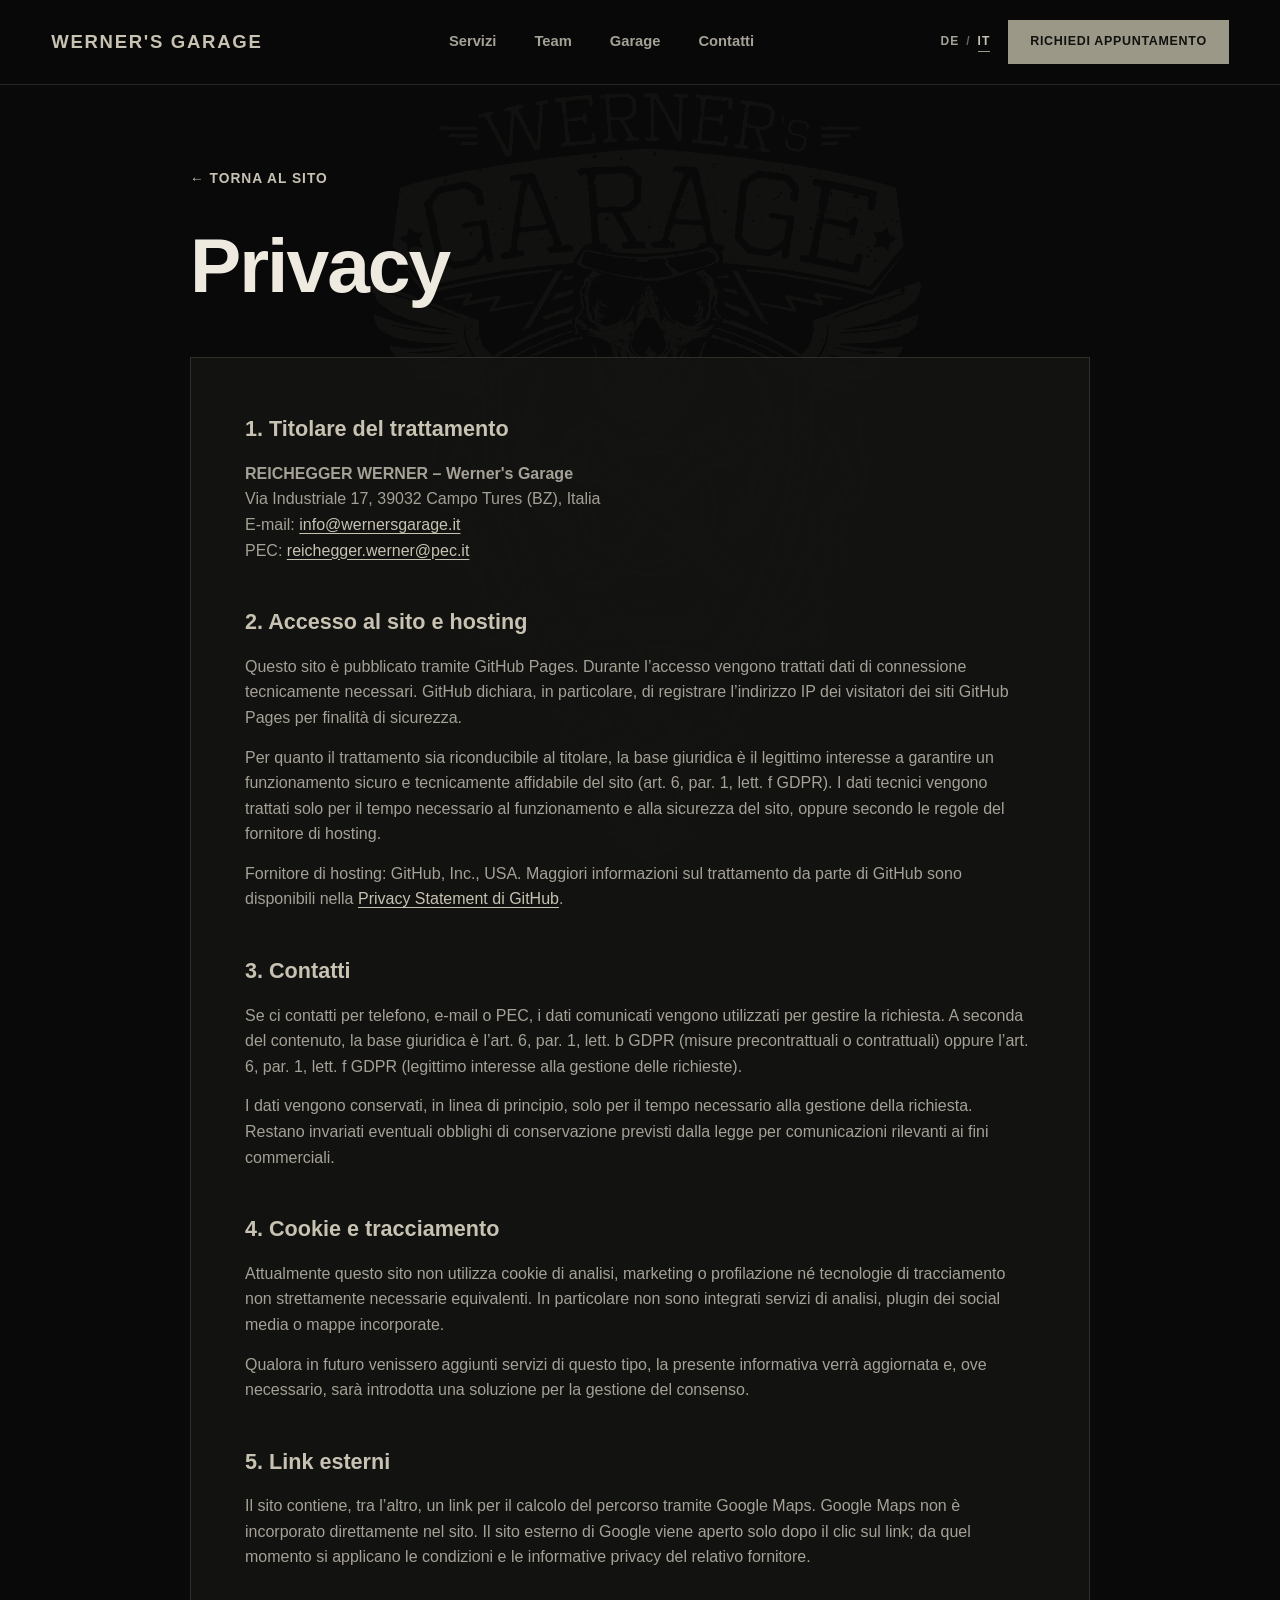
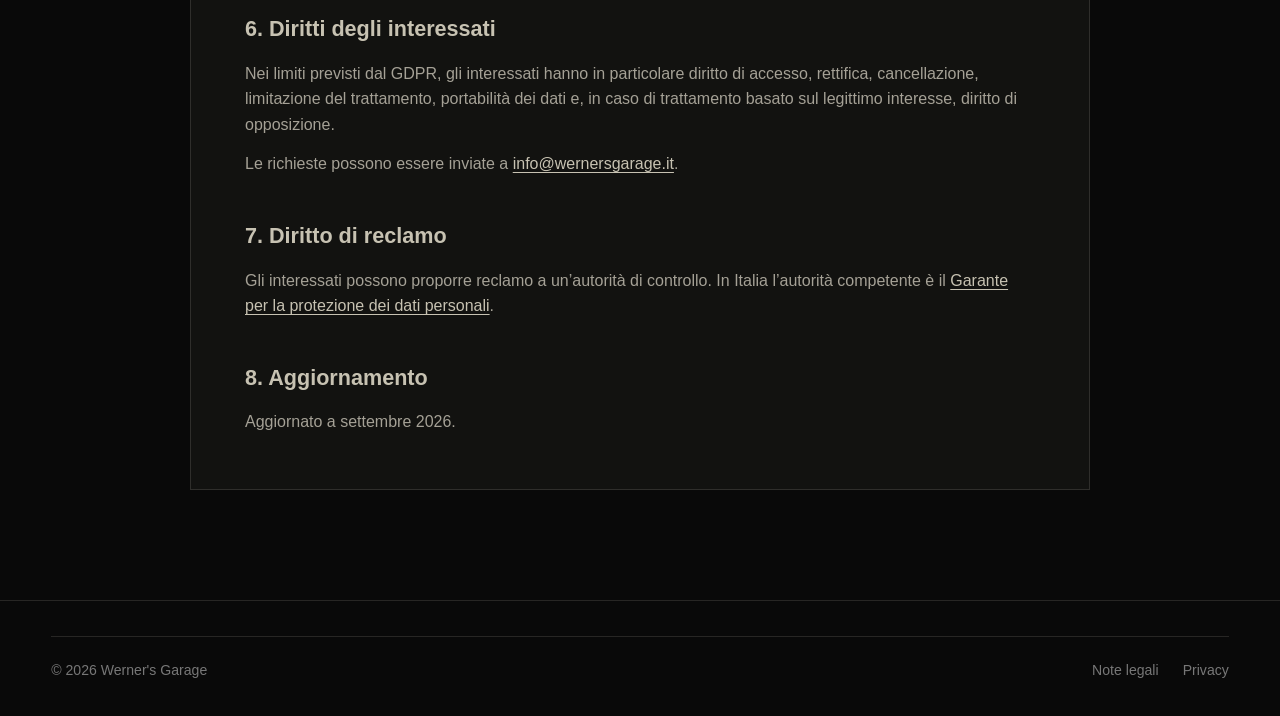
<file: privacy.html>
<!DOCTYPE html>
<html lang="it">
<head>
  <meta charset="UTF-8">
  <meta name="viewport" content="width=device-width, initial-scale=1.0">
  <meta name="robots" content="index,follow">
  <title>Privacy | Werner's Garage</title>
  <meta name="description" content="Informativa sulla privacy di Werner's Garage – REICHEGGER WERNER.">
  <link rel="alternate" hreflang="de" href="datenschutz.html">
  <link rel="alternate" hreflang="it" href="privacy.html">
  <link rel="stylesheet" href="style.css">
</head>
<body>
  <header class="header">
    <div class="container nav">
      <a href="it.html" class="logo"><span class="logo-main">WERNER'S GARAGE</span></a>
      <nav class="navigation">
        <a href="it.html#leistungen">Servizi</a>
        <a href="it.html#team">Team</a>
        <a href="it.html#garage">Garage</a>
        <a href="it.html#kontakt">Contatti</a>
      </nav>
      <div class="nav-actions">
        <div class="language-switch" aria-label="Lingua">
          <a href="datenschutz.html" lang="de">DE</a>
          <span aria-hidden="true">/</span>
          <a href="privacy.html" class="active" lang="it" aria-current="page">IT</a>
        </div>
        <a href="it.html#kontakt" class="button button-small">Richiedi appuntamento</a>
      </div>
    </div>
  </header>

  <main class="legal-main">
    <div class="container legal-shell">
      <a class="legal-back" href="it.html">← Torna al sito</a>
      <h1 class="legal-page-title">Privacy</h1>

      <div class="legal-card">
        <h2>1. Titolare del trattamento</h2>
        <p><strong>REICHEGGER WERNER – Werner's Garage</strong><br>
        Via Industriale 17, 39032 Campo Tures (BZ), Italia<br>
        E-mail: <a href="mailto:info@wernersgarage.it">info@wernersgarage.it</a><br>
        PEC: <a href="mailto:reichegger.werner@pec.it">reichegger.werner@pec.it</a></p>

        <h2>2. Accesso al sito e hosting</h2>
        <p>Questo sito è pubblicato tramite GitHub Pages. Durante l’accesso vengono trattati dati di connessione tecnicamente necessari. GitHub dichiara, in particolare, di registrare l’indirizzo IP dei visitatori dei siti GitHub Pages per finalità di sicurezza.</p>
        <p>Per quanto il trattamento sia riconducibile al titolare, la base giuridica è il legittimo interesse a garantire un funzionamento sicuro e tecnicamente affidabile del sito (art. 6, par. 1, lett. f GDPR). I dati tecnici vengono trattati solo per il tempo necessario al funzionamento e alla sicurezza del sito, oppure secondo le regole del fornitore di hosting.</p>
        <p>Fornitore di hosting: GitHub, Inc., USA. Maggiori informazioni sul trattamento da parte di GitHub sono disponibili nella <a href="https://docs.github.com/en/site-policy/privacy-policies/github-general-privacy-statement" target="_blank" rel="noopener noreferrer">Privacy Statement di GitHub</a>.</p>

        <h2>3. Contatti</h2>
        <p>Se ci contatti per telefono, e-mail o PEC, i dati comunicati vengono utilizzati per gestire la richiesta. A seconda del contenuto, la base giuridica è l’art. 6, par. 1, lett. b GDPR (misure precontrattuali o contrattuali) oppure l’art. 6, par. 1, lett. f GDPR (legittimo interesse alla gestione delle richieste).</p>
        <p>I dati vengono conservati, in linea di principio, solo per il tempo necessario alla gestione della richiesta. Restano invariati eventuali obblighi di conservazione previsti dalla legge per comunicazioni rilevanti ai fini commerciali.</p>

        <h2>4. Cookie e tracciamento</h2>
        <p>Attualmente questo sito non utilizza cookie di analisi, marketing o profilazione né tecnologie di tracciamento non strettamente necessarie equivalenti. In particolare non sono integrati servizi di analisi, plugin dei social media o mappe incorporate.</p>
        <p>Qualora in futuro venissero aggiunti servizi di questo tipo, la presente informativa verrà aggiornata e, ove necessario, sarà introdotta una soluzione per la gestione del consenso.</p>

        <h2>5. Link esterni</h2>
        <p>Il sito contiene, tra l’altro, un link per il calcolo del percorso tramite Google Maps. Google Maps non è incorporato direttamente nel sito. Il sito esterno di Google viene aperto solo dopo il clic sul link; da quel momento si applicano le condizioni e le informative privacy del relativo fornitore.</p>

        <h2>6. Diritti degli interessati</h2>
        <p>Nei limiti previsti dal GDPR, gli interessati hanno in particolare diritto di accesso, rettifica, cancellazione, limitazione del trattamento, portabilità dei dati e, in caso di trattamento basato sul legittimo interesse, diritto di opposizione.</p>
        <p>Le richieste possono essere inviate a <a href="mailto:info@wernersgarage.it">info@wernersgarage.it</a>.</p>

        <h2>7. Diritto di reclamo</h2>
        <p>Gli interessati possono proporre reclamo a un’autorità di controllo. In Italia l’autorità competente è il <a href="https://www.garanteprivacy.it/" target="_blank" rel="noopener noreferrer">Garante per la protezione dei dati personali</a>.</p>

        <h2>8. Aggiornamento</h2>
        <p>Aggiornato a settembre 2026.</p>
      </div>
    </div>
  </main>

  <footer class="footer">
    <div class="container footer-bottom">
      <p>© 2026 Werner's Garage</p>
      <div class="footer-links">
        <a href="note-legali.html">Note legali</a>
        <a href="privacy.html">Privacy</a>
      </div>
    </div>
  </footer>
</body>
</html>
</file>
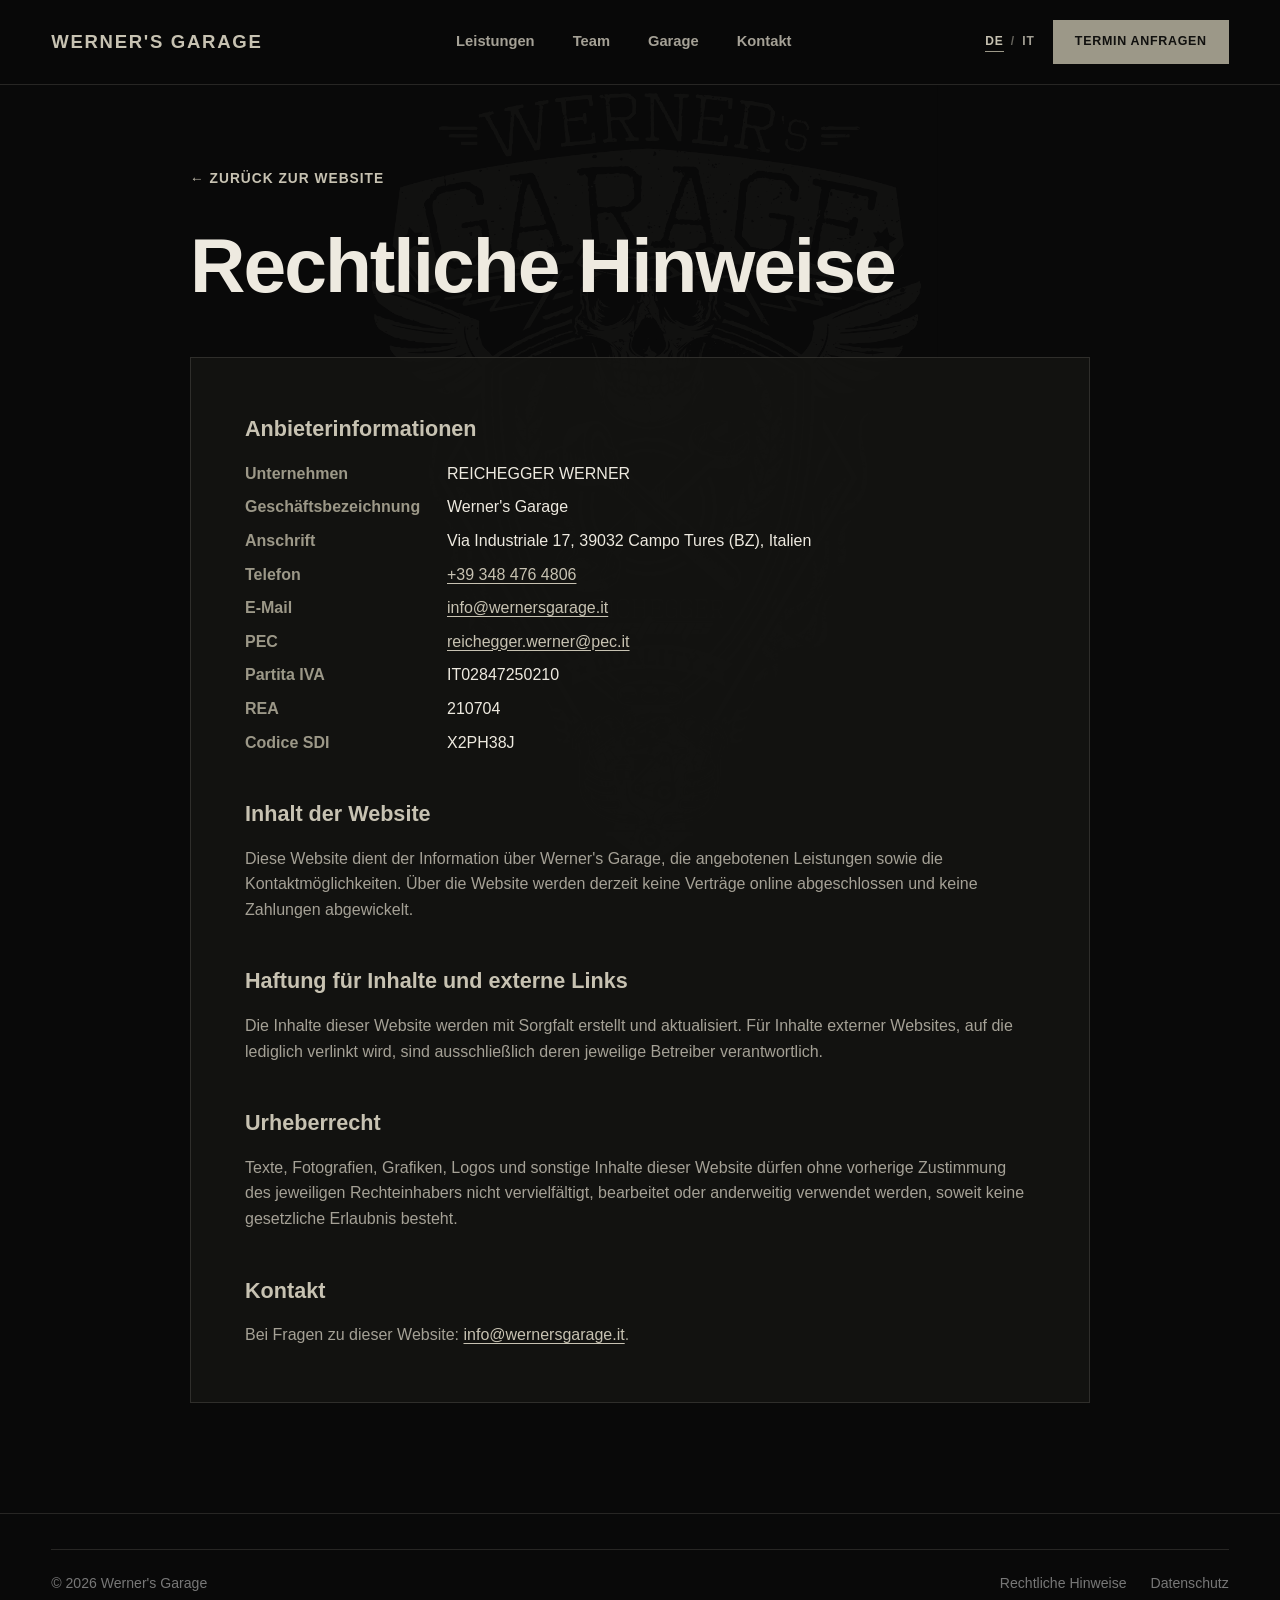
<file: rechtliche-hinweise.html>
<!DOCTYPE html>
<html lang="de">
<head>
  <meta charset="UTF-8">
  <meta name="viewport" content="width=device-width, initial-scale=1.0">
  <meta name="robots" content="index,follow">
  <title>Rechtliche Hinweise | Werner's Garage</title>
  <meta name="description" content="Rechtliche Hinweise und Anbieterinformationen von Werner's Garage – REICHEGGER WERNER.">
  <link rel="alternate" hreflang="de" href="rechtliche-hinweise.html">
  <link rel="alternate" hreflang="it" href="note-legali.html">
  <link rel="stylesheet" href="style.css">
</head>
<body>
  <header class="header">
    <div class="container nav">
      <a href="index.html" class="logo"><span class="logo-main">WERNER'S GARAGE</span></a>
      <nav class="navigation">
        <a href="index.html#leistungen">Leistungen</a>
        <a href="index.html#team">Team</a>
        <a href="index.html#garage">Garage</a>
        <a href="index.html#kontakt">Kontakt</a>
      </nav>
      <div class="nav-actions">
        <div class="language-switch" aria-label="Sprache">
          <a href="rechtliche-hinweise.html" class="active" lang="de" aria-current="page">DE</a>
          <span aria-hidden="true">/</span>
          <a href="note-legali.html" lang="it">IT</a>
        </div>
        <a href="index.html#kontakt" class="button button-small">Termin anfragen</a>
      </div>
    </div>
  </header>

  <main class="legal-main">
    <div class="container legal-shell">
      <a class="legal-back" href="index.html">← Zurück zur Website</a>
      <h1 class="legal-page-title">Rechtliche Hinweise</h1>

      <div class="legal-card">
        <h2>Anbieterinformationen</h2>
        <dl class="legal-meta">
          <dt>Unternehmen</dt><dd>REICHEGGER WERNER</dd>
          <dt>Geschäftsbezeichnung</dt><dd>Werner's Garage</dd>
          <dt>Anschrift</dt><dd>Via Industriale 17, 39032 Campo Tures (BZ), Italien</dd>
          <dt>Telefon</dt><dd><a href="tel:+393484764806">+39 348 476 4806</a></dd>
          <dt>E-Mail</dt><dd><a href="mailto:info@wernersgarage.it">info@wernersgarage.it</a></dd>
          <dt>PEC</dt><dd><a href="mailto:reichegger.werner@pec.it">reichegger.werner@pec.it</a></dd>
          <dt>Partita IVA</dt><dd>IT02847250210</dd>
          <dt>REA</dt><dd>210704</dd>
          <dt>Codice SDI</dt><dd>X2PH38J</dd>
        </dl>

        <h2>Inhalt der Website</h2>
        <p>Diese Website dient der Information über Werner's Garage, die angebotenen Leistungen sowie die Kontaktmöglichkeiten. Über die Website werden derzeit keine Verträge online abgeschlossen und keine Zahlungen abgewickelt.</p>

        <h2>Haftung für Inhalte und externe Links</h2>
        <p>Die Inhalte dieser Website werden mit Sorgfalt erstellt und aktualisiert. Für Inhalte externer Websites, auf die lediglich verlinkt wird, sind ausschließlich deren jeweilige Betreiber verantwortlich.</p>

        <h2>Urheberrecht</h2>
        <p>Texte, Fotografien, Grafiken, Logos und sonstige Inhalte dieser Website dürfen ohne vorherige Zustimmung des jeweiligen Rechteinhabers nicht vervielfältigt, bearbeitet oder anderweitig verwendet werden, soweit keine gesetzliche Erlaubnis besteht.</p>

        <h2>Kontakt</h2>
        <p>Bei Fragen zu dieser Website: <a href="mailto:info@wernersgarage.it">info@wernersgarage.it</a>.</p>
      </div>
    </div>
  </main>

  <footer class="footer">
    <div class="container footer-bottom">
      <p>© 2026 Werner's Garage</p>
      <div class="footer-links">
        <a href="rechtliche-hinweise.html">Rechtliche Hinweise</a>
        <a href="datenschutz.html">Datenschutz</a>
      </div>
    </div>
  </footer>
</body>
</html>
</file>
<file: style.css>
/* =========================
   GRUNDLAGEN
========================= */

:root {
  --bg: #090909;
  --bg-soft: #141412;
  --bg-light: #d8d4c8;

  --text: #eeeae0;
  --text-dark: #11110f;
  --muted: #a5a196;

  --accent: #9c9888;
  --accent-light: #c7c2b2;
  --accent-dark: #6f6c61;
  --border: rgba(199, 194, 178, 0.16);

  --container: 1200px;
}

* {
  margin: 0;
  padding: 0;
  box-sizing: border-box;
}

html {
  scroll-behavior: smooth;
}

body {
  font-family: Arial, Helvetica, sans-serif;
  background: var(--bg);
  color: var(--text);
  line-height: 1.6;
  position: relative;
}

/* Dezentes, feststehendes Wasserzeichen im Hintergrund */
body::before {
  content: "";
  position: fixed;
  top: 53%;
  left: 50%;
  width: min(64vw, 820px);
  height: min(88vh, 1100px);
  transform: translate(-50%, -50%);
  background: url("images/watermark.png") center / contain no-repeat;
  opacity: 0.042;
  pointer-events: none;
  z-index: 0;
}

.header,
main,
.footer {
  position: relative;
  z-index: 1;
}

img {
  max-width: 100%;
  display: block;
}

a {
  color: inherit;
  text-decoration: none;
}

.container {
  width: min(92%, var(--container));
  margin: 0 auto;
}


/* =========================
   HEADER
========================= */

.header {
  position: sticky;
  top: 0;
  z-index: 1000;

  background: rgba(9, 9, 9, 0.92);
  backdrop-filter: blur(16px);
  -webkit-backdrop-filter: blur(16px);

  border-bottom: 1px solid var(--border);
}


/* =========================
   NAVIGATION
========================= */

.nav {
  min-height: 84px;

  display: grid;
  grid-template-columns: auto 1fr auto;
  align-items: center;
  gap: 36px;
}

.logo {
  display: inline-flex;
  justify-content: center;
  align-items: center;
  line-height: 1;
  white-space: nowrap;
}

.logo-main {
  color: var(--accent-light);
  font-family: "Arial Black", Arial, Helvetica, sans-serif;
  font-size: 1.16rem;
  font-weight: 900;
  letter-spacing: 1.7px;
  text-transform: uppercase;
}


.logo:hover .logo-main {
  color: var(--text);
}

.navigation {
  justify-self: center;
  display: flex;
  align-items: center;
  gap: 38px;
}

.navigation a {
  position: relative;
  color: var(--muted);
  font-size: 0.92rem;
  font-weight: 600;
  transition: color 0.2s ease;
}

.navigation a::after {
  content: "";
  position: absolute;
  left: 0;
  right: 100%;
  bottom: -9px;
  height: 1px;
  background: var(--accent);
  transition: right 0.2s ease;
}

.navigation a:hover {
  color: var(--accent-light);
}

.navigation a:hover::after {
  right: 0;
}



.nav-actions {
  display: flex;
  align-items: center;
  justify-content: flex-end;
  gap: 18px;
}

.language-switch {
  display: inline-flex;
  align-items: center;
  gap: 7px;
  color: #66645d;
  font-size: 0.75rem;
  font-weight: 800;
  letter-spacing: 1px;
}

.language-switch a {
  color: var(--muted);
  transition: color 0.2s ease;
}

.language-switch a:hover,
.language-switch a.active {
  color: var(--accent-light);
}

.language-switch a.active {
  border-bottom: 1px solid var(--accent);
}


/* =========================
   BUTTONS
========================= */

.button {
  display: inline-flex;
  align-items: center;
  justify-content: center;

  min-height: 52px;

  padding: 0 26px;

  background: var(--accent);
  color: var(--text-dark);

  font-size: 0.9rem;
  font-weight: 800;

  text-transform: uppercase;
  letter-spacing: 0.7px;

  border: 2px solid var(--accent);

  transition:
    transform 0.2s ease,
    background 0.2s ease,
    color 0.2s ease;
}

.button:hover {
  transform: translateY(-2px);

  background: transparent;
  color: var(--accent);
}

.button-small {
  min-height: 44px;

  padding: 0 20px;

  font-size: 0.78rem;
}

.text-link {
  color: var(--text);

  font-weight: 700;

  border-bottom: 1px solid rgba(255, 255, 255, 0.4);

  transition: 0.2s;
}

.text-link:hover {
  color: var(--accent);
  border-color: var(--accent);
}


/* =========================
   HERO
========================= */

.hero {
  padding: 90px 0 80px;
}

.hero-grid {
  display: grid;

  grid-template-columns: minmax(0, 1.18fr) minmax(300px, 0.82fr);

  gap: clamp(38px, 5vw, 76px);

  align-items: center;
}

.eyebrow {
  color: var(--accent);

  font-size: 0.78rem;
  font-weight: 800;

  letter-spacing: 2px;

  margin-bottom: 22px;
}

.hero h1 {
  font-size: clamp(3.15rem, 5.35vw, 5.75rem);

  line-height: 0.96;

  letter-spacing: -3px;

  font-weight: 900;

  margin-bottom: 34px;
}

.hero h1 span {
  color: var(--accent);
}

.hero-text {
  max-width: 560px;

  color: var(--muted);

  font-size: 1.2rem;

  margin-bottom: 36px;
}

.hero-actions {
  display: flex;
  align-items: center;

  gap: 28px;

  flex-wrap: wrap;
}

.hero-logo {
  min-height: 470px;
  display: flex;
  align-items: center;
  justify-content: center;
  position: relative;
}

.hero-logo::before {
  content: "";
  position: absolute;
  inset: 9% 4%;
  background: radial-gradient(circle at center, rgba(199, 194, 178, 0.08), transparent 68%);
  pointer-events: none;
}

.hero-logo img {
  width: min(100%, 500px);
  height: auto;
  position: relative;
  z-index: 1;
  opacity: 0.92;
  mix-blend-mode: screen;
  filter: contrast(0.98) brightness(0.92);
}


/* =========================
   PLATZHALTER
========================= */

.placeholder {
  position: relative;

  background:
    linear-gradient(
      135deg,
      #222222,
      #191919
    );

  border: 1px solid var(--border);

  overflow: hidden;
}

.placeholder::before {
  content: "";

  position: absolute;

  width: 220px;
  height: 220px;

  border: 1px solid rgba(156, 152, 136, 0.28);

  transform: rotate(45deg);

  right: -80px;
  bottom: -80px;
}

.placeholder span {
  position: absolute;

  left: 24px;
  bottom: 20px;

  color: #777777;

  font-size: 0.8rem;

  letter-spacing: 1.5px;
  text-transform: uppercase;
}


/* =========================
   SERVICE STRIP
========================= */

.service-strip {
  background: var(--accent);
  color: var(--text-dark);
  padding: 22px 0;
}

.strip-content {
  width: min(94%, 1500px);
  margin: 0 auto;
  display: flex;
  align-items: center;
  justify-content: center;
  flex-wrap: wrap;
  row-gap: 8px;
  font-size: clamp(0.9rem, 1.55vw, 1.5rem);
  font-weight: 900;
  letter-spacing: 1.5px;
  text-transform: uppercase;
  text-align: center;
}

.strip-item {
  display: inline-flex;
  align-items: center;
  white-space: nowrap;
}

.strip-item:not(:last-child)::after {
  content: "•";
  margin: 0 clamp(12px, 2.1vw, 24px);
}


/* =========================
   ALLGEMEINE SEKTIONEN
========================= */

.section {
  padding: 120px 0;
}

.section-dark {
  background: rgba(20, 20, 18, 0.94);
}

.section-header {
  max-width: 700px;

  margin-bottom: 70px;
}

.section h2 {
  font-size: clamp(2.7rem, 5vw, 5rem);

  line-height: 1;

  letter-spacing: -2px;

  font-weight: 900;
}


/* =========================
   LEISTUNGEN
========================= */

.services-grid {
  display: grid;

  grid-template-columns: repeat(3, 1fr);

  border-top: 1px solid var(--border);
  border-left: 1px solid var(--border);
}

.service {
  min-height: 220px;

  padding: 38px;

  border-right: 1px solid var(--border);
  border-bottom: 1px solid var(--border);

  transition:
    background 0.25s ease,
    transform 0.25s ease;
}

.service:hover {
  background: #1a1916;
}


.service h3 {
  font-size: 1.5rem;

  margin-bottom: 14px;
}

.service p {
  color: var(--muted);

  max-width: 310px;
}


/* =========================
   TEAM
========================= */

.team-section {
  overflow: hidden;
}

.team-header {
  margin-bottom: 42px;
}

.team-banner {
  width: 100%;
  margin: 0;
  overflow: hidden;
  border: 1px solid var(--border);
  background: #0d0d0d;
}

.team-banner img {
  display: block;
  width: 100%;
  height: auto;
}


/* =========================
   GALERIE
========================= */

.garage-section {
  overflow: hidden;
}

.gallery {
  columns: 3 320px;
  column-gap: 18px;
}

.gallery-item {
  position: relative;
  margin: 0 0 18px;
  break-inside: avoid;
  overflow: hidden;
  background: var(--bg-soft);
  border: 1px solid var(--border);
}

.gallery-item img {
  width: 100%;
  height: auto;
  display: block;
  transition: transform 0.55s ease, filter 0.35s ease;
}

.gallery-item::after {
  content: "";
  position: absolute;
  inset: 0;
  pointer-events: none;
  box-shadow: inset 0 0 0 1px rgba(255, 255, 255, 0.025);
}

.gallery-item:hover img {
  transform: scale(1.025);
  filter: contrast(1.02);
}


/* =========================
   KONTAKT
========================= */

.contact-section {
  background: var(--bg);
  color: var(--text);
  border-top: 1px solid var(--border);
}

.contact-section .eyebrow {
  color: var(--accent);
}

.contact-grid {
  display: grid;

  grid-template-columns: 1fr 0.7fr;

  gap: 100px;

  align-items: start;
}

.contact-intro {
  font-size: 1.25rem;

  margin-top: 30px;

  color: var(--muted);
}

.contact-card {
  background: var(--bg-soft);
  padding: 45px;
  border: 1px solid var(--border);
  box-shadow: 0 22px 70px rgba(0, 0, 0, 0.28);
}

.contact-card h3 {
  font-family: "Rockwell Extra Bold", Rockwell, Georgia, serif;
  font-size: clamp(1.9rem, 3vw, 2.45rem);
  line-height: 1.05;
  letter-spacing: 0.04em;
  text-transform: uppercase;
  color: var(--accent-light);
  margin-bottom: 30px;
}

.contact-card p {
  margin-bottom: 22px;
  color: var(--muted);
}

.contact-card strong {
  color: var(--text);
}

.contact-link {
  color: var(--accent-light);
  border-bottom: 1px solid rgba(199, 194, 178, 0.35);
  transition: color 0.2s ease, border-color 0.2s ease;
}

.contact-link:hover {
  color: var(--text);
  border-color: var(--text);
}

.contact-card .button {
  margin-top: 12px;
}


.contact-actions {
  display: flex;
  gap: 12px;
  flex-wrap: wrap;
  margin-top: 12px;
}

.contact-section .button,
.contact-section .button-outline {
  background: var(--accent-light);
  color: var(--text-dark);
  border-color: var(--accent-light);
}

.contact-section .button:hover,
.contact-section .button-outline:hover {
  background: transparent;
  color: var(--accent-light);
  border-color: var(--accent-light);
}


/* =========================
   FOOTER
========================= */

.footer {
  border-top: 1px solid var(--border);

  padding: 35px 0;

  color: #777777;

  font-size: 0.88rem;
}

.footer-inner {
  display: flex;

  justify-content: space-between;

  gap: 30px;
}

.footer-inner div {
  display: flex;

  gap: 24px;
}

.footer a:hover {
  color: var(--accent);
}


/* =========================
   TABLET
========================= */

@media (max-width: 900px) {

  .nav {
    grid-template-columns: 1fr auto;
  }

  .nav-actions {
    gap: 12px;
  }

  .navigation {
    display: none;
  }

  .hero {
    padding-top: 60px;
  }

  .hero-grid {
    grid-template-columns: 1fr;
  }

  .hero-logo {
    min-height: 400px;
  }

  .hero-logo img {
    width: min(78vw, 430px);
  }

  .services-grid {
    grid-template-columns: repeat(2, 1fr);
  }

  .gallery {
    columns: 2 280px;
  }

  .contact-grid {
    grid-template-columns: 1fr;

    gap: 60px;
  }

  .service-strip {
    padding: 18px 0;
  }

  .strip-content {
    width: min(94%, 760px);
    font-size: 0.92rem;
    letter-spacing: 1.2px;
    row-gap: 7px;
  }

  .strip-item:not(:last-child)::after {
    margin: 0 14px;
  }

}


/* =========================
   MOBILE
========================= */

@media (max-width: 600px) {

  body::before {
    width: 92vw;
    height: 78vh;
    opacity: 0.05;
  }

  .container {
    width: min(90%, var(--container));
  }

  .nav {
    min-height: 76px;
    gap: 18px;
  }

  .logo-main {
    font-size: 1.05rem;
    letter-spacing: 1.1px;
  }


  .header .button-small {
    display: none;
  }

  .nav-actions {
    gap: 0;
  }

  .language-switch {
    font-size: 0.72rem;
    gap: 6px;
  }

  .hero {
    padding:
      55px 0
      60px;
  }

  .hero h1 {
    letter-spacing: -2px;
  }

  .hero-text {
    font-size: 1.05rem;
  }

  .hero-logo {
    min-height: 310px;
  }

  .hero-logo img {
    width: min(82vw, 360px);
  }

  .service-strip {
    padding: 16px 0;
  }

  .strip-content {
    width: min(92%, 430px);
    display: grid;
    grid-template-columns: repeat(2, minmax(0, 1fr));
    gap: 8px 16px;
    font-size: 0.82rem;
    letter-spacing: 1px;
  }

  .strip-item {
    justify-content: center;
  }

  .strip-item:not(:last-child)::after {
    display: none;
  }

  .section {
    padding: 85px 0;
  }

  .section-header {
    margin-bottom: 45px;
  }

  .services-grid {
    grid-template-columns: 1fr;
  }

  .service {
    min-height: auto;

    padding: 30px;
  }

  .team-header {
    margin-bottom: 28px;
  }

  .gallery {
    columns: 1;
    column-gap: 0;
  }

  .gallery-item {
    margin-bottom: 14px;
  }

  .contact-card {
    padding: 30px;
  }

  .footer-inner {
    flex-direction: column;
  }

}
/* =========================
   FOOTER / RECHTLICHES
========================= */
.footer-content {
  display: grid;
  gap: 26px;
}

.footer-business {
  display: flex;
  flex-wrap: wrap;
  gap: 7px 20px;
  color: #8e8a80;
  line-height: 1.55;
}

.footer-business strong {
  width: 100%;
  color: var(--accent-light);
  font-size: 0.9rem;
  letter-spacing: 0.4px;
}

.footer-business a,
.footer-links a {
  transition: color 0.2s ease;
}

.footer-bottom {
  display: flex;
  align-items: center;
  justify-content: space-between;
  gap: 24px;
  padding-top: 22px;
  border-top: 1px solid var(--border);
}

.footer-links {
  display: flex;
  gap: 24px;
}

.legal-main {
  min-height: calc(100vh - 180px);
  padding: 80px 0 110px;
}

.legal-shell {
  max-width: 900px;
}

.legal-back {
  display: inline-block;
  margin-bottom: 38px;
  color: var(--accent-light);
  font-size: 0.86rem;
  font-weight: 800;
  letter-spacing: 1px;
  text-transform: uppercase;
}

.legal-page-title {
  font-size: clamp(2.7rem, 6vw, 5.8rem);
  line-height: 0.98;
  letter-spacing: -2px;
  margin-bottom: 54px;
}

.legal-card {
  background: rgba(20, 20, 18, 0.86);
  border: 1px solid var(--border);
  padding: clamp(28px, 5vw, 54px);
}

.legal-card h2 {
  margin-top: 42px;
  margin-bottom: 14px;
  font-size: 1.35rem;
  color: var(--accent-light);
}

.legal-card h2:first-child {
  margin-top: 0;
}

.legal-card p,
.legal-card li {
  color: var(--muted);
}

.legal-card p + p {
  margin-top: 14px;
}

.legal-card ul {
  margin: 12px 0 0 20px;
}

.legal-card a {
  color: var(--accent-light);
  text-decoration: underline;
  text-underline-offset: 3px;
}

.legal-meta {
  display: grid;
  grid-template-columns: 180px 1fr;
  gap: 8px 22px;
}

.legal-meta dt {
  color: var(--accent);
  font-weight: 700;
}

.legal-meta dd {
  color: var(--text);
}

@media (max-width: 600px) {
  .footer-business {
    flex-direction: column;
    gap: 5px;
  }

  .footer-bottom {
    align-items: flex-start;
    flex-direction: column;
  }

  .footer-links {
    flex-direction: column;
    gap: 8px;
  }

  .legal-main {
    padding: 55px 0 80px;
  }

  .legal-page-title {
    margin-bottom: 36px;
  }

  .legal-meta {
    grid-template-columns: 1fr;
    gap: 3px;
  }

  .legal-meta dd {
    margin-bottom: 12px;
  }
}
</file>
